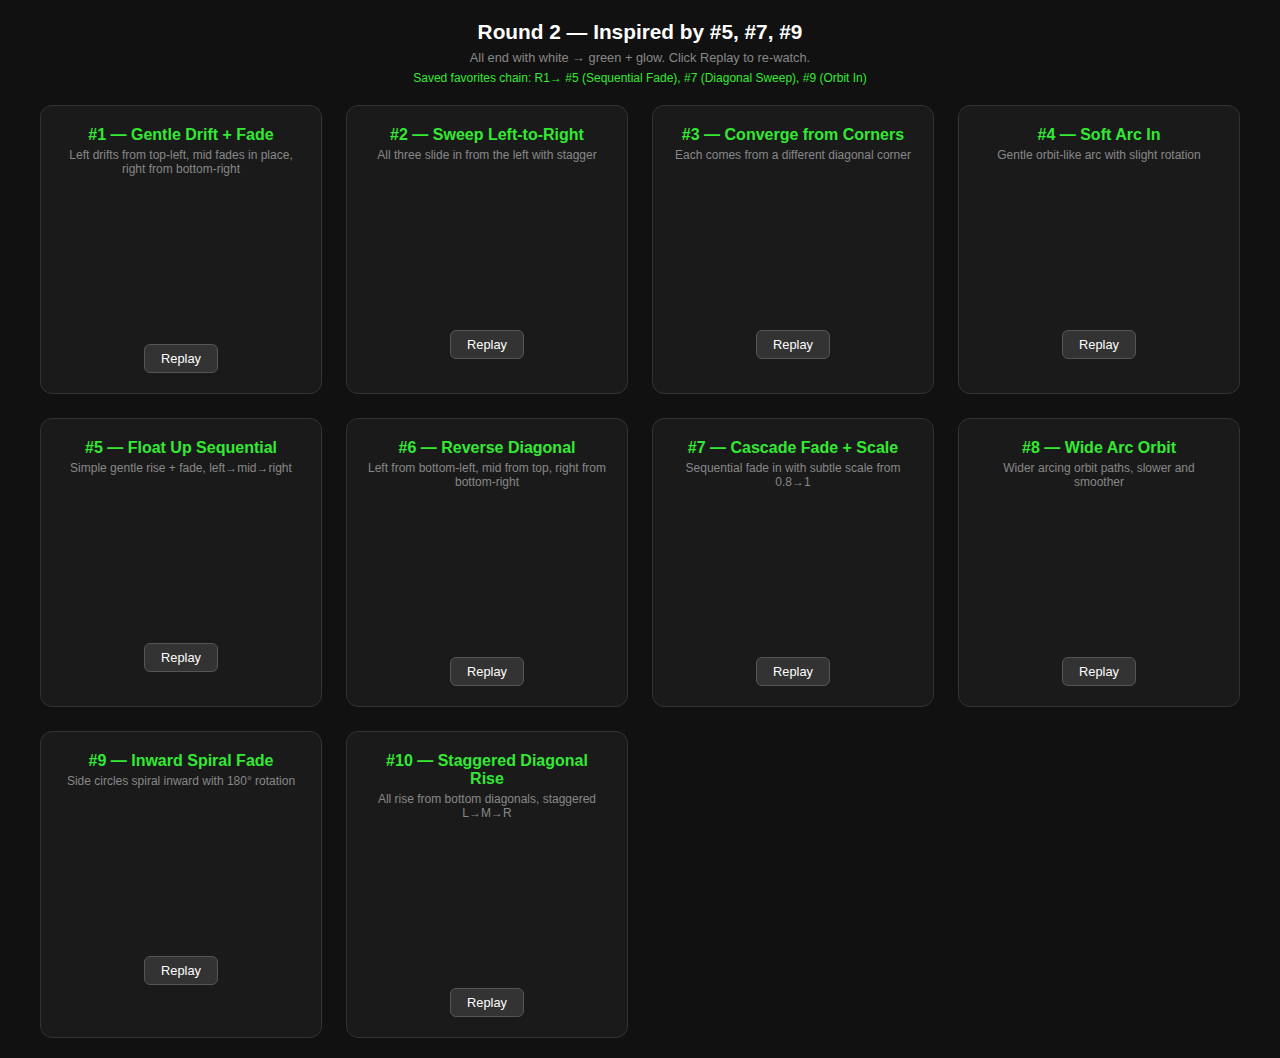
<file: animation-preview-r2.html>
<!doctype html>
<html lang="pt">
  <head>
    <meta charset="UTF-8" />
    <meta name="viewport" content="width=device-width, initial-scale=1.0" />
    <title>Logo Animation — Round 2 (based on #5, #7, #9)</title>
    <style>
      * {
        margin: 0;
        padding: 0;
        box-sizing: border-box;
      }
      body {
        background: #111;
        color: #fff;
        font-family: "Inter", sans-serif;
        padding: 20px;
      }
      h1 {
        text-align: center;
        margin-bottom: 6px;
        font-size: 1.3rem;
      }
      p.sub {
        text-align: center;
        color: #888;
        margin-bottom: 6px;
        font-size: 0.8rem;
      }
      p.saved {
        text-align: center;
        color: #33e933;
        margin-bottom: 20px;
        font-size: 0.75rem;
      }
      .grid {
        display: grid;
        grid-template-columns: repeat(auto-fill, minmax(280px, 1fr));
        gap: 24px;
        max-width: 1200px;
        margin: 0 auto;
      }
      .card {
        background: #1a1a1a;
        border-radius: 12px;
        padding: 20px;
        text-align: center;
        border: 1px solid #333;
      }
      .card h3 {
        margin-bottom: 4px;
        font-size: 1rem;
        color: #33e933;
      }
      .card .desc {
        font-size: 0.75rem;
        color: #888;
        margin-bottom: 16px;
      }
      .anim-container {
        width: 200px;
        height: 140px;
        margin: 0 auto 12px;
        position: relative;
      }
      .anim-container svg {
        width: 100%;
        height: 100%;
        overflow: visible;
        filter: none;
        transition: filter 0.6s ease;
      }
      .anim-container.converged svg {
        filter: drop-shadow(0 0 12px rgba(51, 233, 51, 0.3));
      }
      .anim-container .outer {
        fill: none;
        stroke: #ffffff;
        stroke-width: 7;
        stroke-linecap: round;
        transition: stroke 0.6s ease;
      }
      .anim-container .inner {
        fill: none;
        stroke: #ffffff;
        stroke-width: 7;
        stroke-linecap: round;
        opacity: 0;
        transition: stroke 0.6s ease;
      }
      .anim-container.converged .outer,
      .anim-container.converged .inner {
        stroke: #33e933;
      }
      .replay-btn {
        background: #333;
        border: 1px solid #555;
        color: #fff;
        padding: 6px 16px;
        border-radius: 6px;
        cursor: pointer;
        font-size: 0.8rem;
      }
      .replay-btn:hover {
        background: #444;
      }

      @keyframes fadeIn {
        0% {
          opacity: 0;
        }
        100% {
          opacity: 1;
        }
      }

      /* =============================================
       R2-1: Gentle Drift + Fade (hybrid 5+7)
       Left drifts from top-left, mid fades in place, right drifts from bottom-right
       ============================================= */
      .r2a1 .left {
        opacity: 0;
        animation: r2a1L 1.8s ease-out forwards;
      }
      .r2a1 .mid {
        opacity: 0;
        animation: fadeIn 1.2s ease-out 0.5s forwards;
      }
      .r2a1 .right {
        opacity: 0;
        animation: r2a1R 1.8s ease-out 0.3s forwards;
      }
      .r2a1 .inner {
        animation: fadeIn 0.8s ease-out 2.4s forwards;
      }
      @keyframes r2a1L {
        0% {
          transform: translate(-30px, -25px);
          opacity: 0;
        }
        12% {
          opacity: 1;
        }
        100% {
          transform: translate(0, 0);
          opacity: 1;
        }
      }
      @keyframes r2a1R {
        0% {
          transform: translate(30px, 25px);
          opacity: 0;
        }
        12% {
          opacity: 1;
        }
        100% {
          transform: translate(0, 0);
          opacity: 1;
        }
      }

      /* =============================================
       R2-2: Sweep Left-to-Right (sequential slide)
       All slide in from left with stagger
       ============================================= */
      .r2a2 .left {
        opacity: 0;
        animation: r2a2Slide 1.5s ease-out forwards;
      }
      .r2a2 .mid {
        opacity: 0;
        animation: r2a2Slide 1.5s ease-out 0.4s forwards;
      }
      .r2a2 .right {
        opacity: 0;
        animation: r2a2Slide 1.5s ease-out 0.8s forwards;
      }
      .r2a2 .inner {
        animation: fadeIn 0.8s ease-out 2.4s forwards;
      }
      @keyframes r2a2Slide {
        0% {
          transform: translateX(-80px);
          opacity: 0;
        }
        10% {
          opacity: 1;
        }
        100% {
          transform: translateX(0);
          opacity: 1;
        }
      }

      /* =============================================
       R2-3: Converge from Corners (all diagonal)
       ============================================= */
      .r2a3 .left {
        opacity: 0;
        animation: r2a3L 2s ease-out forwards;
      }
      .r2a3 .mid {
        opacity: 0;
        animation: r2a3M 2s ease-out 0.15s forwards;
      }
      .r2a3 .right {
        opacity: 0;
        animation: r2a3R 2s ease-out 0.3s forwards;
      }
      .r2a3 .inner {
        animation: fadeIn 0.8s ease-out 2.4s forwards;
      }
      @keyframes r2a3L {
        0% {
          transform: translate(-50px, -50px);
          opacity: 0;
        }
        10% {
          opacity: 1;
        }
        100% {
          transform: translate(0, 0);
          opacity: 1;
        }
      }
      @keyframes r2a3M {
        0% {
          transform: translate(0, 60px);
          opacity: 0;
        }
        10% {
          opacity: 1;
        }
        100% {
          transform: translate(0, 0);
          opacity: 1;
        }
      }
      @keyframes r2a3R {
        0% {
          transform: translate(50px, -50px);
          opacity: 0;
        }
        10% {
          opacity: 1;
        }
        100% {
          transform: translate(0, 0);
          opacity: 1;
        }
      }

      /* =============================================
       R2-4: Soft Arc In (orbit-like but gentler)
       ============================================= */
      .r2a4 .left {
        opacity: 0;
        animation: r2a4L 2.2s ease-out forwards;
      }
      .r2a4 .mid {
        opacity: 0;
        animation: r2a4M 2.2s ease-out 0.15s forwards;
      }
      .r2a4 .right {
        opacity: 0;
        animation: r2a4R 2.2s ease-out 0.3s forwards;
      }
      .r2a4 .inner {
        animation: fadeIn 0.8s ease-out 2.6s forwards;
      }
      @keyframes r2a4L {
        0% {
          transform: translate(-40px, -40px) rotate(-90deg);
          opacity: 0;
        }
        8% {
          opacity: 1;
        }
        100% {
          transform: translate(0, 0) rotate(0);
          opacity: 1;
        }
      }
      @keyframes r2a4M {
        0% {
          transform: translateY(-60px) scale(0.7);
          opacity: 0;
        }
        8% {
          opacity: 1;
        }
        100% {
          transform: translateY(0) scale(1);
          opacity: 1;
        }
      }
      @keyframes r2a4R {
        0% {
          transform: translate(40px, -40px) rotate(90deg);
          opacity: 0;
        }
        8% {
          opacity: 1;
        }
        100% {
          transform: translate(0, 0) rotate(0);
          opacity: 1;
        }
      }

      /* =============================================
       R2-5: Float Up Sequential (fade + gentle rise)
       ============================================= */
      .r2a5 .left {
        opacity: 0;
        animation: r2a5Float 1.4s ease-out forwards;
      }
      .r2a5 .mid {
        opacity: 0;
        animation: r2a5Float 1.4s ease-out 0.5s forwards;
      }
      .r2a5 .right {
        opacity: 0;
        animation: r2a5Float 1.4s ease-out 1s forwards;
      }
      .r2a5 .inner {
        animation: fadeIn 0.8s ease-out 2.6s forwards;
      }
      @keyframes r2a5Float {
        0% {
          transform: translateY(30px);
          opacity: 0;
        }
        100% {
          transform: translateY(0);
          opacity: 1;
        }
      }

      /* =============================================
       R2-6: Reverse Diagonal (mirrored #7)
       Left from bottom-left, mid from top, right from bottom-right
       ============================================= */
      .r2a6 .left {
        opacity: 0;
        animation: r2a6L 2s ease-out forwards;
      }
      .r2a6 .mid {
        opacity: 0;
        animation: r2a6M 2s ease-out 0.15s forwards;
      }
      .r2a6 .right {
        opacity: 0;
        animation: r2a6R 2s ease-out 0.3s forwards;
      }
      .r2a6 .inner {
        animation: fadeIn 0.8s ease-out 2.4s forwards;
      }
      @keyframes r2a6L {
        0% {
          transform: translate(-50px, 50px);
          opacity: 0;
        }
        10% {
          opacity: 1;
        }
        100% {
          transform: translate(0, 0);
          opacity: 1;
        }
      }
      @keyframes r2a6M {
        0% {
          transform: translateY(-60px);
          opacity: 0;
        }
        10% {
          opacity: 1;
        }
        100% {
          transform: translateY(0);
          opacity: 1;
        }
      }
      @keyframes r2a6R {
        0% {
          transform: translate(50px, 50px);
          opacity: 0;
        }
        10% {
          opacity: 1;
        }
        100% {
          transform: translate(0, 0);
          opacity: 1;
        }
      }

      /* =============================================
       R2-7: Cascade Fade with Scale (sequential + subtle scale)
       ============================================= */
      .r2a7 .left {
        opacity: 0;
        animation: r2a7Cascade 1.2s ease-out forwards;
      }
      .r2a7 .mid {
        opacity: 0;
        animation: r2a7Cascade 1.2s ease-out 0.5s forwards;
      }
      .r2a7 .right {
        opacity: 0;
        animation: r2a7Cascade 1.2s ease-out 1s forwards;
      }
      .r2a7 .inner {
        animation: fadeIn 0.8s ease-out 2.4s forwards;
      }
      @keyframes r2a7Cascade {
        0% {
          transform: scale(0.8);
          opacity: 0;
        }
        100% {
          transform: scale(1);
          opacity: 1;
        }
      }

      /* =============================================
       R2-8: Wide Arc Orbit (smoother orbit paths)
       ============================================= */
      .r2a8 .left {
        opacity: 0;
        animation: r2a8L 2.4s ease-out forwards;
      }
      .r2a8 .mid {
        opacity: 0;
        animation: r2a8M 2.4s ease-out 0.1s forwards;
      }
      .r2a8 .right {
        opacity: 0;
        animation: r2a8R 2.4s ease-out 0.2s forwards;
      }
      .r2a8 .inner {
        animation: fadeIn 0.8s ease-out 2.8s forwards;
      }
      @keyframes r2a8L {
        0% {
          transform: translate(50px, -70px) rotate(-120deg);
          opacity: 0;
        }
        6% {
          opacity: 1;
        }
        100% {
          transform: translate(0, 0) rotate(0);
          opacity: 1;
        }
      }
      @keyframes r2a8M {
        0% {
          transform: translate(0, 70px) rotate(60deg);
          opacity: 0;
        }
        6% {
          opacity: 1;
        }
        100% {
          transform: translate(0, 0) rotate(0);
          opacity: 1;
        }
      }
      @keyframes r2a8R {
        0% {
          transform: translate(-50px, -70px) rotate(120deg);
          opacity: 0;
        }
        6% {
          opacity: 1;
        }
        100% {
          transform: translate(0, 0) rotate(0);
          opacity: 1;
        }
      }

      /* =============================================
       R2-9: Inward Spiral Fade (orbit + fade hybrid)
       ============================================= */
      .r2a9 .left {
        opacity: 0;
        animation: r2a9L 2.2s ease-out forwards;
      }
      .r2a9 .mid {
        opacity: 0;
        animation: r2a9M 2.2s ease-out 0.2s forwards;
      }
      .r2a9 .right {
        opacity: 0;
        animation: r2a9R 2.2s ease-out 0.4s forwards;
      }
      .r2a9 .inner {
        animation: fadeIn 0.8s ease-out 2.8s forwards;
      }
      @keyframes r2a9L {
        0% {
          transform: translate(-60px, 0) rotate(-180deg) scale(0.6);
          opacity: 0;
        }
        8% {
          opacity: 1;
        }
        100% {
          transform: translate(0, 0) rotate(0) scale(1);
          opacity: 1;
        }
      }
      @keyframes r2a9M {
        0% {
          transform: scale(0.3);
          opacity: 0;
        }
        8% {
          opacity: 1;
        }
        100% {
          transform: scale(1);
          opacity: 1;
        }
      }
      @keyframes r2a9R {
        0% {
          transform: translate(60px, 0) rotate(180deg) scale(0.6);
          opacity: 0;
        }
        8% {
          opacity: 1;
        }
        100% {
          transform: translate(0, 0) rotate(0) scale(1);
          opacity: 1;
        }
      }

      /* =============================================
       R2-10: Staggered Diagonal Rise (sweep + float hybrid)
       ============================================= */
      .r2a10 .left {
        opacity: 0;
        animation: r2a10L 1.8s ease-out forwards;
      }
      .r2a10 .mid {
        opacity: 0;
        animation: r2a10M 1.8s ease-out 0.3s forwards;
      }
      .r2a10 .right {
        opacity: 0;
        animation: r2a10R 1.8s ease-out 0.6s forwards;
      }
      .r2a10 .inner {
        animation: fadeIn 0.8s ease-out 2.6s forwards;
      }
      @keyframes r2a10L {
        0% {
          transform: translate(-40px, 40px);
          opacity: 0;
        }
        10% {
          opacity: 1;
        }
        100% {
          transform: translate(0, 0);
          opacity: 1;
        }
      }
      @keyframes r2a10M {
        0% {
          transform: translateY(40px);
          opacity: 0;
        }
        10% {
          opacity: 1;
        }
        100% {
          transform: translateY(0);
          opacity: 1;
        }
      }
      @keyframes r2a10R {
        0% {
          transform: translate(40px, 40px);
          opacity: 0;
        }
        10% {
          opacity: 1;
        }
        100% {
          transform: translate(0, 0);
          opacity: 1;
        }
      }
    </style>
  </head>
  <body>
    <h1>Round 2 — Inspired by #5, #7, #9</h1>
    <p class="sub">
      All end with white → green + glow. Click Replay to re-watch.
    </p>
    <p class="saved">
      Saved favorites chain: R1→ #5 (Sequential Fade), #7 (Diagonal Sweep), #9
      (Orbit In)
    </p>

    <div class="grid" id="grid"></div>

    <script>
      const ANIMS = [
        {
          id: "r2a1",
          num: 1,
          name: "Gentle Drift + Fade",
          desc: "Left drifts from top-left, mid fades in place, right from bottom-right",
        },
        {
          id: "r2a2",
          num: 2,
          name: "Sweep Left-to-Right",
          desc: "All three slide in from the left with stagger",
        },
        {
          id: "r2a3",
          num: 3,
          name: "Converge from Corners",
          desc: "Each comes from a different diagonal corner",
        },
        {
          id: "r2a4",
          num: 4,
          name: "Soft Arc In",
          desc: "Gentle orbit-like arc with slight rotation",
        },
        {
          id: "r2a5",
          num: 5,
          name: "Float Up Sequential",
          desc: "Simple gentle rise + fade, left→mid→right",
        },
        {
          id: "r2a6",
          num: 6,
          name: "Reverse Diagonal",
          desc: "Left from bottom-left, mid from top, right from bottom-right",
        },
        {
          id: "r2a7",
          num: 7,
          name: "Cascade Fade + Scale",
          desc: "Sequential fade in with subtle scale from 0.8→1",
        },
        {
          id: "r2a8",
          num: 8,
          name: "Wide Arc Orbit",
          desc: "Wider arcing orbit paths, slower and smoother",
        },
        {
          id: "r2a9",
          num: 9,
          name: "Inward Spiral Fade",
          desc: "Side circles spiral inward with 180° rotation",
        },
        {
          id: "r2a10",
          num: 10,
          name: "Staggered Diagonal Rise",
          desc: "All rise from bottom diagonals, staggered L→M→R",
        },
      ];

      const grid = document.getElementById("grid");
      ANIMS.forEach((a) => {
        const card = document.createElement("div");
        card.className = "card";
        card.innerHTML = `
        <h3>#${a.num} — ${a.name}</h3>
        <p class="desc">${a.desc}</p>
        <div class="anim-container ${a.id}" id="container-${a.id}">
          <svg viewBox="0 0 300 200">
            <circle class="outer left"  cx="123.75" cy="100" r="70" />
            <circle class="outer mid"   cx="150"    cy="100" r="70" />
            <circle class="outer right" cx="176.25" cy="100" r="70" />
            <circle class="inner"       cx="150"    cy="100" r="43.75" />
          </svg>
        </div>
        <button class="replay-btn" data-anim="${a.id}">Replay</button>
      `;
        grid.appendChild(card);
        const delay = a.id === "r2a8" || a.id === "r2a9" ? 2800 : 2400;
        setTimeout(() => {
          const c = document.getElementById("container-" + a.id);
          if (c) c.classList.add("converged");
        }, delay);
      });

      document.addEventListener("click", (e) => {
        if (!e.target.classList.contains("replay-btn")) return;
        const animId = e.target.dataset.anim;
        const container = document.getElementById("container-" + animId);
        if (!container) return;
        container.classList.remove("converged", animId);
        void container.offsetWidth;
        container.classList.add(animId);
        const delay = animId === "r2a8" || animId === "r2a9" ? 2800 : 2400;
        setTimeout(() => container.classList.add("converged"), delay);
      });
    </script>
  </body>
</html>
</file>
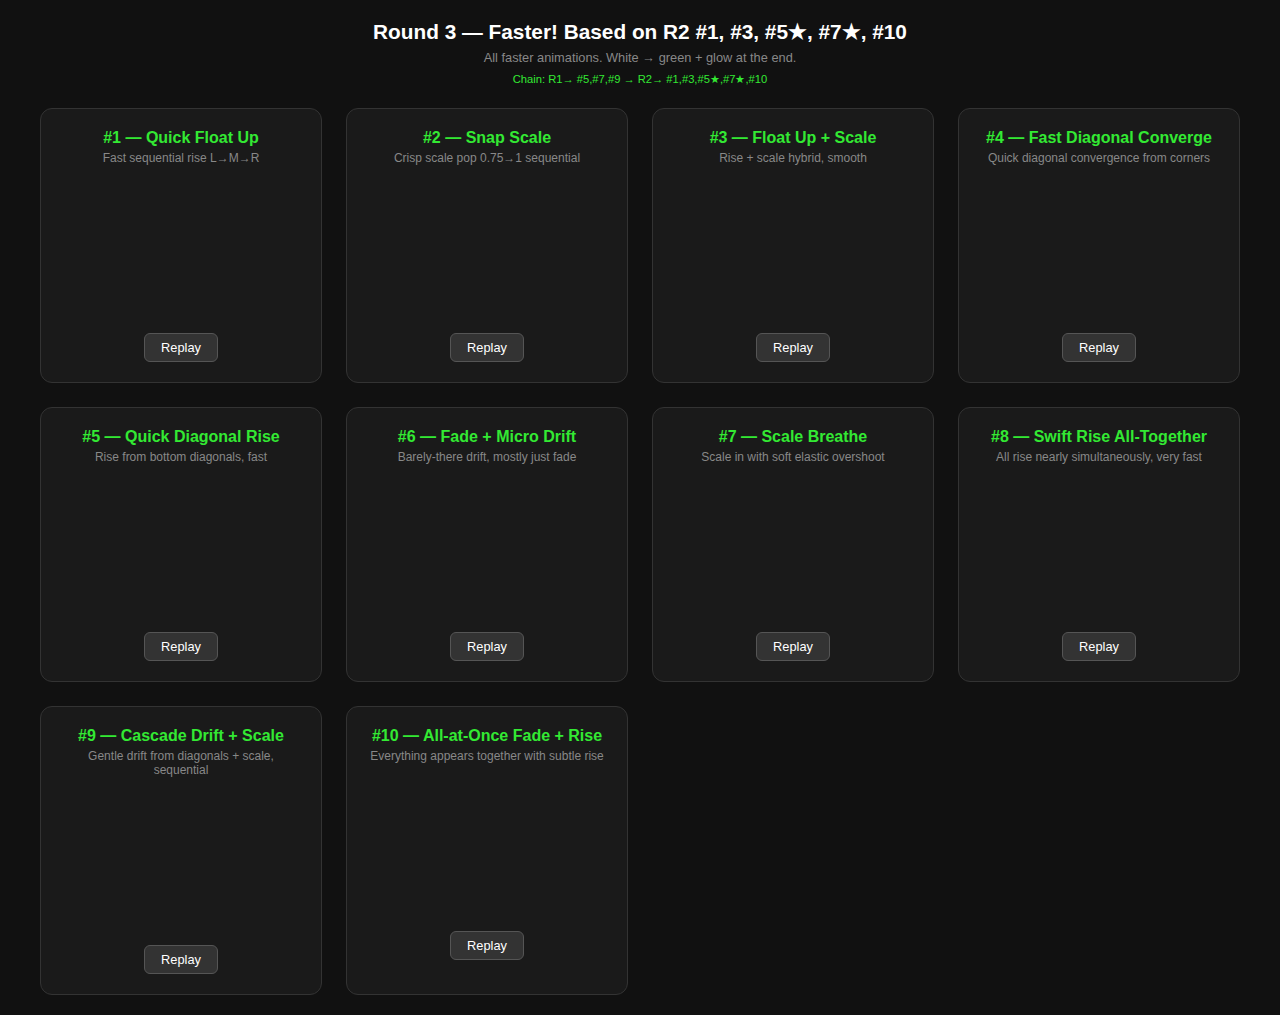
<file: animation-preview-r3.html>
<!doctype html>
<html lang="pt">
  <head>
    <meta charset="UTF-8" />
    <meta name="viewport" content="width=device-width, initial-scale=1.0" />
    <title>Logo Animation — Round 3 (based on R2 #1,3,5★,7★,10)</title>
    <style>
      * {
        margin: 0;
        padding: 0;
        box-sizing: border-box;
      }
      body {
        background: #111;
        color: #fff;
        font-family: "Inter", sans-serif;
        padding: 20px;
      }
      h1 {
        text-align: center;
        margin-bottom: 6px;
        font-size: 1.3rem;
      }
      p.sub {
        text-align: center;
        color: #888;
        margin-bottom: 6px;
        font-size: 0.8rem;
      }
      p.saved {
        text-align: center;
        color: #33e933;
        margin-bottom: 20px;
        font-size: 0.7rem;
        line-height: 1.5;
      }
      .grid {
        display: grid;
        grid-template-columns: repeat(auto-fill, minmax(280px, 1fr));
        gap: 24px;
        max-width: 1200px;
        margin: 0 auto;
      }
      .card {
        background: #1a1a1a;
        border-radius: 12px;
        padding: 20px;
        text-align: center;
        border: 1px solid #333;
      }
      .card h3 {
        margin-bottom: 4px;
        font-size: 1rem;
        color: #33e933;
      }
      .card .desc {
        font-size: 0.75rem;
        color: #888;
        margin-bottom: 16px;
      }
      .anim-container {
        width: 200px;
        height: 140px;
        margin: 0 auto 12px;
        position: relative;
      }
      .anim-container svg {
        width: 100%;
        height: 100%;
        overflow: visible;
        filter: none;
        transition: filter 0.5s ease;
      }
      .anim-container.converged svg {
        filter: drop-shadow(0 0 12px rgba(51, 233, 51, 0.3));
      }
      .anim-container .outer {
        fill: none;
        stroke: #ffffff;
        stroke-width: 1;
        stroke-linecap: butt;
        transition: stroke 0.5s ease;
      }
      .anim-container .inner {
        fill: none;
        stroke: #ffffff;
        stroke-width: 7;
        stroke-linecap: butt;
        opacity: 0;
        transition: stroke 0.5s ease;
      }
      .anim-container.converged .outer,
      .anim-container.converged .inner {
        stroke: #33e933;
      }
      .replay-btn {
        background: #333;
        border: 1px solid #555;
        color: #fff;
        padding: 6px 16px;
        border-radius: 6px;
        cursor: pointer;
        font-size: 0.8rem;
      }
      .replay-btn:hover {
        background: #444;
      }

      @keyframes fadeIn {
        0% {
          opacity: 0;
        }
        100% {
          opacity: 1;
        }
      }
      @keyframes thicken {
        0% {
          stroke-width: 1;
        }
        100% {
          stroke-width: 7;
        }
      }

      /* =============================================
       R3-1: Quick Float Up (faster #5)
       ============================================= */
      .r3a1 .left {
        opacity: 0;
        animation:
          r3a1F 0.8s ease-out forwards,
          thicken 0.8s ease-out forwards;
      }
      .r3a1 .mid {
        opacity: 0;
        animation:
          r3a1F 0.8s ease-out 0.2s forwards,
          thicken 0.8s ease-out 0.2s forwards;
      }
      .r3a1 .right {
        opacity: 0;
        animation:
          r3a1F 0.8s ease-out 0.4s forwards,
          thicken 0.8s ease-out 0.4s forwards;
      }
      .r3a1 .inner {
        animation: fadeIn 0.5s ease-out 1s forwards;
      }
      @keyframes r3a1F {
        0% {
          transform: translateY(25px);
          opacity: 0;
        }
        100% {
          transform: translateY(0);
          opacity: 1;
        }
      }

      /* =============================================
       R3-2: Snap Scale (faster #7 — crisp scale pop)
       ============================================= */
      .r3a2 .left {
        opacity: 0;
        animation:
          r3a2S 0.6s ease-out forwards,
          thicken 0.6s ease-out forwards;
      }
      .r3a2 .mid {
        opacity: 0;
        animation:
          r3a2S 0.6s ease-out 0.25s forwards,
          thicken 0.6s ease-out 0.25s forwards;
      }
      .r3a2 .right {
        opacity: 0;
        animation:
          r3a2S 0.6s ease-out 0.5s forwards,
          thicken 0.6s ease-out 0.5s forwards;
      }
      .r3a2 .inner {
        animation: fadeIn 0.5s ease-out 0.85s forwards;
      }
      @keyframes r3a2S {
        0% {
          transform: scale(0.75);
          opacity: 0;
        }
        100% {
          transform: scale(1);
          opacity: 1;
        }
      }

      /* =============================================
       R3-3: Float Up + Subtle Scale
       ============================================= */
      .r3a3 .left {
        opacity: 0;
        animation:
          r3a3FS 0.9s ease-out forwards,
          thicken 0.9s ease-out forwards;
      }
      .r3a3 .mid {
        opacity: 0;
        animation:
          r3a3FS 0.9s ease-out 0.25s forwards,
          thicken 0.9s ease-out 0.25s forwards;
      }
      .r3a3 .right {
        opacity: 0;
        animation:
          r3a3FS 0.9s ease-out 0.5s forwards,
          thicken 0.9s ease-out 0.5s forwards;
      }
      .r3a3 .inner {
        animation: fadeIn 0.5s ease-out 1.1s forwards;
      }
      @keyframes r3a3FS {
        0% {
          transform: translateY(20px) scale(0.85);
          opacity: 0;
        }
        100% {
          transform: translateY(0) scale(1);
          opacity: 1;
        }
      }

      /* =============================================
       R3-4: Diagonal Converge + Draw + Thicken + Random Rotation
       ============================================= */
      .r3a4 .left {
        opacity: 1;
        stroke-dasharray: 442;
        stroke-dashoffset: -442;
        stroke-width: 1;
        transform-origin: 123.75px 100px;
        animation:
          r3a4L 1.2s ease-out forwards,
          r3a4DrawL 1.2s ease-out forwards,
          thicken 1.2s ease-out forwards;
      }
      .r3a4 .mid {
        opacity: 1;
        stroke-dasharray: 442;
        stroke-dashoffset: 442;
        stroke-width: 1;
        transform-origin: 150px 100px;
        animation:
          r3a4M 1.2s ease-out 0.15s forwards,
          r3a4DrawM 1.2s ease-out 0.15s forwards,
          thicken 1.2s ease-out 0.15s forwards;
      }
      .r3a4 .right {
        opacity: 1;
        stroke-dasharray: 442;
        stroke-dashoffset: -442;
        stroke-width: 1;
        transform-origin: 176.25px 100px;
        animation:
          r3a4R 1.2s ease-out 0.3s forwards,
          r3a4DrawR 1.2s ease-out 0.3s forwards,
          thicken 1.2s ease-out 0.3s forwards;
      }
      .r3a4 .inner {
        animation: fadeIn 0.5s ease-out 1.3s forwards;
      }
      /* Left draws counter-clockwise */
      @keyframes r3a4DrawL {
        0% {
          stroke-dashoffset: -442;
        }
        100% {
          stroke-dashoffset: 0;
        }
      }
      /* Mid draws clockwise */
      @keyframes r3a4DrawM {
        0% {
          stroke-dashoffset: 442;
        }
        100% {
          stroke-dashoffset: 0;
        }
      }
      /* Right draws counter-clockwise (same as left but with offset start) */
      @keyframes r3a4DrawR {
        0% {
          stroke-dashoffset: -442;
        }
        100% {
          stroke-dashoffset: 0;
        }
      }

      /* Left: converge from top-left, rotate clockwise */
      @keyframes r3a4L {
        0% {
          transform: translate(-35px, -30px) rotate(-120deg);
        }
        100% {
          transform: translate(0, 0) rotate(0deg);
        }
      }
      /* Mid: converge from bottom, rotate counter-clockwise */
      @keyframes r3a4M {
        0% {
          transform: translateY(35px) rotate(90deg);
        }
        100% {
          transform: translateY(0) rotate(0deg);
        }
      }
      /* Right: converge from top-right, rotate clockwise */
      @keyframes r3a4R {
        0% {
          transform: translate(35px, -30px) rotate(150deg);
        }
        100% {
          transform: translate(0, 0) rotate(0deg);
        }
      }

      /* =============================================
       R3-5: Quick Drift Diagonal Rise
       ============================================= */
      .r3a5 .left {
        opacity: 0;
        animation:
          r3a5L 0.9s ease-out forwards,
          thicken 0.9s ease-out forwards;
      }
      .r3a5 .mid {
        opacity: 0;
        animation:
          r3a5M 0.9s ease-out 0.2s forwards,
          thicken 0.9s ease-out 0.2s forwards;
      }
      .r3a5 .right {
        opacity: 0;
        animation:
          r3a5R 0.9s ease-out 0.4s forwards,
          thicken 0.9s ease-out 0.4s forwards;
      }
      .r3a5 .inner {
        animation: fadeIn 0.5s ease-out 1.1s forwards;
      }
      @keyframes r3a5L {
        0% {
          transform: translate(-20px, 25px);
          opacity: 0;
        }
        100% {
          transform: translate(0, 0);
          opacity: 1;
        }
      }
      @keyframes r3a5M {
        0% {
          transform: translateY(25px);
          opacity: 0;
        }
        100% {
          transform: translateY(0);
          opacity: 1;
        }
      }
      @keyframes r3a5R {
        0% {
          transform: translate(20px, 25px);
          opacity: 0;
        }
        100% {
          transform: translate(0, 0);
          opacity: 1;
        }
      }

      /* =============================================
       R3-6: Fade + Micro Drift (very subtle movement)
       ============================================= */
      .r3a6 .left {
        opacity: 0;
        animation:
          r3a6L 1s ease-out forwards,
          thicken 1s ease-out forwards;
      }
      .r3a6 .mid {
        opacity: 0;
        animation:
          fadeIn 0.8s ease-out 0.3s forwards,
          thicken 0.8s ease-out 0.3s forwards;
      }
      .r3a6 .right {
        opacity: 0;
        animation:
          r3a6R 1s ease-out 0.6s forwards,
          thicken 1s ease-out 0.6s forwards;
      }
      .r3a6 .inner {
        animation: fadeIn 0.5s ease-out 1.2s forwards;
      }
      @keyframes r3a6L {
        0% {
          transform: translate(-12px, -8px);
          opacity: 0;
        }
        100% {
          transform: translate(0, 0);
          opacity: 1;
        }
      }
      @keyframes r3a6R {
        0% {
          transform: translate(12px, -8px);
          opacity: 0;
        }
        100% {
          transform: translate(0, 0);
          opacity: 1;
        }
      }

      /* =============================================
       R3-7: Scale Breathe (scale in with a soft overshoot)
       ============================================= */
      .r3a7 .left {
        opacity: 0;
        animation:
          r3a7B 0.8s cubic-bezier(0.34, 1.3, 0.64, 1) forwards,
          thicken 0.8s ease-out forwards;
      }
      .r3a7 .mid {
        opacity: 0;
        animation:
          r3a7B 0.8s cubic-bezier(0.34, 1.3, 0.64, 1) 0.25s forwards,
          thicken 0.8s ease-out 0.25s forwards;
      }
      .r3a7 .right {
        opacity: 0;
        animation:
          r3a7B 0.8s cubic-bezier(0.34, 1.3, 0.64, 1) 0.5s forwards,
          thicken 0.8s ease-out 0.5s forwards;
      }
      .r3a7 .inner {
        animation: fadeIn 0.5s ease-out 1s forwards;
      }
      @keyframes r3a7B {
        0% {
          transform: scale(0.7);
          opacity: 0;
        }
        100% {
          transform: scale(1);
          opacity: 1;
        }
      }

      /* =============================================
       R3-8: Swift Rise All-Together
       All rise simultaneously, slight stagger
       ============================================= */
      .r3a8 .left {
        opacity: 0;
        animation:
          r3a8Rise 0.7s ease-out forwards,
          thicken 0.7s ease-out forwards;
      }
      .r3a8 .mid {
        opacity: 0;
        animation:
          r3a8Rise 0.7s ease-out 0.08s forwards,
          thicken 0.7s ease-out 0.08s forwards;
      }
      .r3a8 .right {
        opacity: 0;
        animation:
          r3a8Rise 0.7s ease-out 0.16s forwards,
          thicken 0.7s ease-out 0.16s forwards;
      }
      .r3a8 .inner {
        animation: fadeIn 0.5s ease-out 0.6s forwards;
      }
      @keyframes r3a8Rise {
        0% {
          transform: translateY(30px);
          opacity: 0;
        }
        100% {
          transform: translateY(0);
          opacity: 1;
        }
      }

      /* =============================================
       R3-9: Fast Cascade Drift + Scale (hybrid 1+7)
       ============================================= */
      .r3a9 .left {
        opacity: 0;
        animation:
          r3a9L 0.8s ease-out forwards,
          thicken 0.8s ease-out forwards;
      }
      .r3a9 .mid {
        opacity: 0;
        animation:
          r3a9M 0.8s ease-out 0.3s forwards,
          thicken 0.8s ease-out 0.3s forwards;
      }
      .r3a9 .right {
        opacity: 0;
        animation:
          r3a9R 0.8s ease-out 0.6s forwards,
          thicken 0.8s ease-out 0.6s forwards;
      }
      .r3a9 .inner {
        animation: fadeIn 0.5s ease-out 1.1s forwards;
      }
      @keyframes r3a9L {
        0% {
          transform: translate(-15px, 15px) scale(0.85);
          opacity: 0;
        }
        100% {
          transform: translate(0, 0) scale(1);
          opacity: 1;
        }
      }
      @keyframes r3a9M {
        0% {
          transform: scale(0.85);
          opacity: 0;
        }
        100% {
          transform: scale(1);
          opacity: 1;
        }
      }
      @keyframes r3a9R {
        0% {
          transform: translate(15px, 15px) scale(0.85);
          opacity: 0;
        }
        100% {
          transform: translate(0, 0) scale(1);
          opacity: 1;
        }
      }

      /* =============================================
       R3-10: Simultaneous Fade + Rise (all at once, very subtle)
       ============================================= */
      .r3a10 .left {
        opacity: 0;
        animation:
          r3a10A 1s ease-out forwards,
          thicken 1s ease-out forwards;
      }
      .r3a10 .mid {
        opacity: 0;
        animation:
          r3a10A 1s ease-out forwards,
          thicken 1s ease-out forwards;
      }
      .r3a10 .right {
        opacity: 0;
        animation:
          r3a10A 1s ease-out forwards,
          thicken 1s ease-out forwards;
      }
      .r3a10 .inner {
        animation: fadeIn 0.5s ease-out 0.8s forwards;
      }
      @keyframes r3a10A {
        0% {
          transform: translateY(15px) scale(0.9);
          opacity: 0;
        }
        100% {
          transform: translateY(0) scale(1);
          opacity: 1;
        }
      }
    </style>
  </head>
  <body>
    <h1>Round 3 — Faster! Based on R2 #1, #3, #5★, #7★, #10</h1>
    <p class="sub">All faster animations. White → green + glow at the end.</p>
    <p class="saved">Chain: R1→ #5,#7,#9 → R2→ #1,#3,#5★,#7★,#10</p>

    <div class="grid" id="grid"></div>

    <script>
      const ANIMS = [
        {
          id: "r3a1",
          num: 1,
          name: "Quick Float Up",
          desc: "Fast sequential rise L→M→R",
        },
        {
          id: "r3a2",
          num: 2,
          name: "Snap Scale",
          desc: "Crisp scale pop 0.75→1 sequential",
        },
        {
          id: "r3a3",
          num: 3,
          name: "Float Up + Scale",
          desc: "Rise + scale hybrid, smooth",
        },
        {
          id: "r3a4",
          num: 4,
          name: "Fast Diagonal Converge",
          desc: "Quick diagonal convergence from corners",
        },
        {
          id: "r3a5",
          num: 5,
          name: "Quick Diagonal Rise",
          desc: "Rise from bottom diagonals, fast",
        },
        {
          id: "r3a6",
          num: 6,
          name: "Fade + Micro Drift",
          desc: "Barely-there drift, mostly just fade",
        },
        {
          id: "r3a7",
          num: 7,
          name: "Scale Breathe",
          desc: "Scale in with soft elastic overshoot",
        },
        {
          id: "r3a8",
          num: 8,
          name: "Swift Rise All-Together",
          desc: "All rise nearly simultaneously, very fast",
        },
        {
          id: "r3a9",
          num: 9,
          name: "Cascade Drift + Scale",
          desc: "Gentle drift from diagonals + scale, sequential",
        },
        {
          id: "r3a10",
          num: 10,
          name: "All-at-Once Fade + Rise",
          desc: "Everything appears together with subtle rise",
        },
      ];

      const grid = document.getElementById("grid");
      const CONVERGE_DELAYS = {
        r3a1: 1000,
        r3a2: 850,
        r3a3: 1100,
        r3a4: 1300,
        r3a5: 1100,
        r3a6: 1200,
        r3a7: 1000,
        r3a8: 600,
        r3a9: 1100,
        r3a10: 800,
      };

      ANIMS.forEach((a) => {
        const card = document.createElement("div");
        card.className = "card";
        card.innerHTML = `
        <h3>#${a.num} — ${a.name}</h3>
        <p class="desc">${a.desc}</p>
        <div class="anim-container ${a.id}" id="container-${a.id}">
          <svg viewBox="0 0 300 200">
            <circle class="outer left"  cx="123.75" cy="100" r="70" />
            <circle class="outer mid"   cx="150"    cy="100" r="70" />
            <circle class="outer right" cx="176.25" cy="100" r="70" />
            <circle class="inner"       cx="150"    cy="100" r="43.75" />
          </svg>
        </div>
        <button class="replay-btn" data-anim="${a.id}">Replay</button>
      `;
        grid.appendChild(card);
        setTimeout(() => {
          const c = document.getElementById("container-" + a.id);
          if (c) c.classList.add("converged");
        }, CONVERGE_DELAYS[a.id]);
      });

      document.addEventListener("click", (e) => {
        if (!e.target.classList.contains("replay-btn")) return;
        const animId = e.target.dataset.anim;
        const container = document.getElementById("container-" + animId);
        if (!container) return;
        container.classList.remove("converged", animId);
        void container.offsetWidth;
        container.classList.add(animId);
        setTimeout(
          () => container.classList.add("converged"),
          CONVERGE_DELAYS[animId],
        );
      });
    </script>
  </body>
</html>
</file>
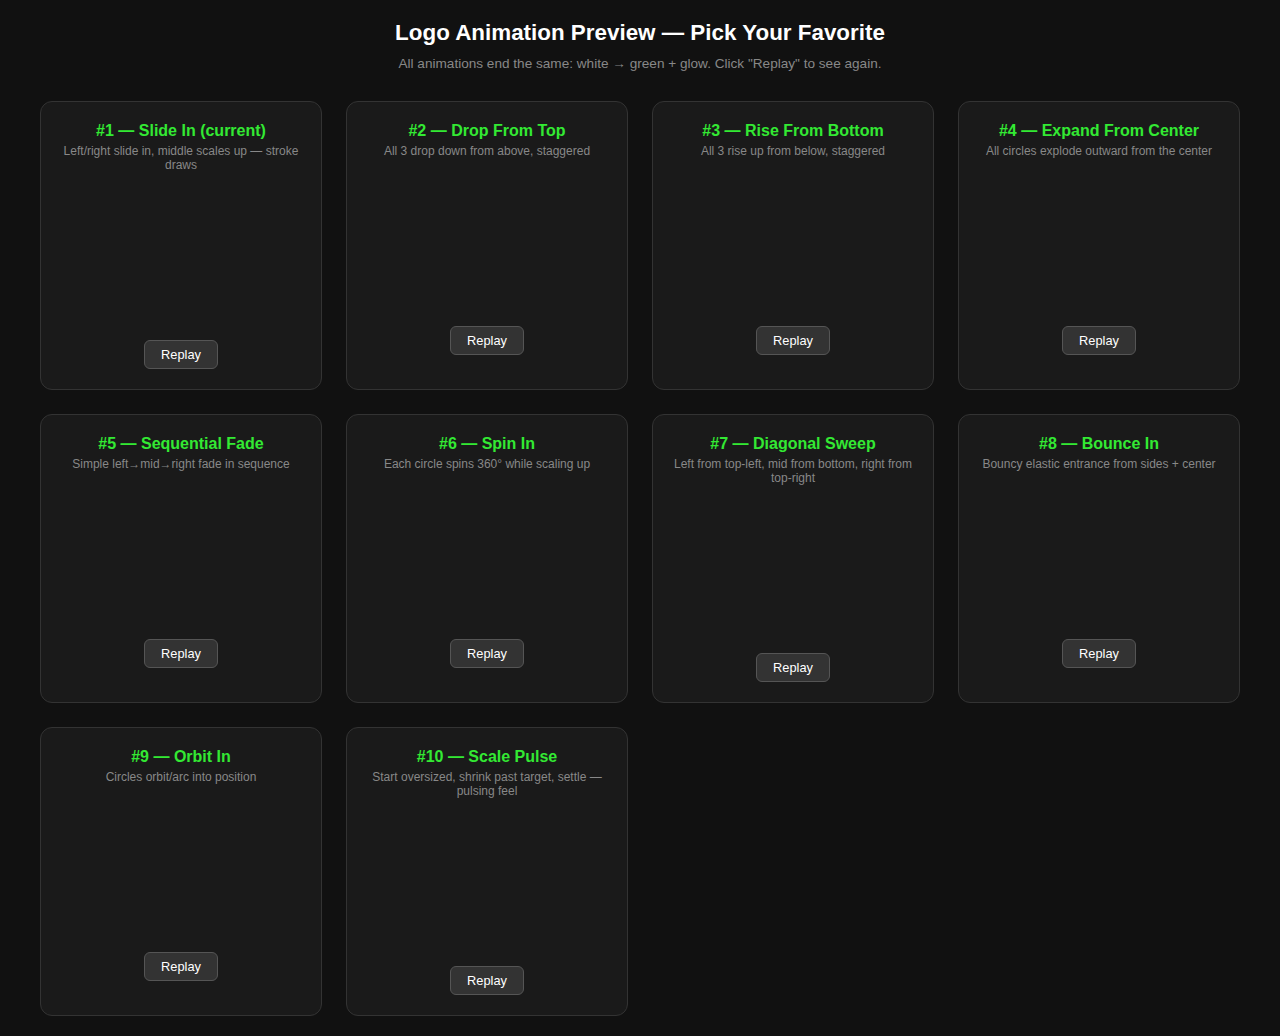
<file: animation-preview.html>
<!doctype html>
<html lang="pt">
  <head>
    <meta charset="UTF-8" />
    <meta name="viewport" content="width=device-width, initial-scale=1.0" />
    <title>Logo Animation Preview — Pick Your Favorite</title>
    <style>
      * {
        margin: 0;
        padding: 0;
        box-sizing: border-box;
      }
      body {
        background: #111;
        color: #fff;
        font-family: "Inter", sans-serif;
        padding: 20px;
      }
      h1 {
        text-align: center;
        margin-bottom: 10px;
        font-size: 1.4rem;
      }
      p.sub {
        text-align: center;
        color: #888;
        margin-bottom: 30px;
        font-size: 0.85rem;
      }
      .grid {
        display: grid;
        grid-template-columns: repeat(auto-fill, minmax(280px, 1fr));
        gap: 24px;
        max-width: 1200px;
        margin: 0 auto;
      }
      .card {
        background: #1a1a1a;
        border-radius: 12px;
        padding: 20px;
        text-align: center;
        border: 1px solid #333;
      }
      .card h3 {
        margin-bottom: 4px;
        font-size: 1rem;
        color: #33e933;
      }
      .card .desc {
        font-size: 0.75rem;
        color: #888;
        margin-bottom: 16px;
      }
      .anim-container {
        width: 200px;
        height: 140px;
        margin: 0 auto 12px;
        position: relative;
      }
      .anim-container svg {
        width: 100%;
        height: 100%;
        overflow: visible;
        filter: none;
        transition: filter 0.6s ease;
      }
      .anim-container.converged svg {
        filter: drop-shadow(0 0 12px rgba(51, 233, 51, 0.3));
      }
      .anim-container .outer {
        fill: none;
        stroke: #ffffff;
        stroke-width: 7;
        stroke-linecap: round;
        transition: stroke 0.6s ease;
      }
      .anim-container .inner {
        fill: none;
        stroke: #ffffff;
        stroke-width: 7;
        stroke-linecap: round;
        opacity: 0;
        transition: stroke 0.6s ease;
      }
      .anim-container.converged .outer,
      .anim-container.converged .inner {
        stroke: #33e933;
      }

      .replay-btn {
        background: #333;
        border: 1px solid #555;
        color: #fff;
        padding: 6px 16px;
        border-radius: 6px;
        cursor: pointer;
        font-size: 0.8rem;
      }
      .replay-btn:hover {
        background: #444;
      }

      /* ===== SHARED KEYFRAMES ===== */
      @keyframes fadeIn {
        0% {
          opacity: 0;
        }
        100% {
          opacity: 1;
        }
      }
      @keyframes drawStroke442 {
        0% {
          stroke-dashoffset: 442;
        }
        100% {
          stroke-dashoffset: 0;
        }
      }
      @keyframes drawStroke277 {
        0% {
          stroke-dashoffset: 277;
        }
        100% {
          stroke-dashoffset: 0;
        }
      }

      /* =============================================
       ANIMATION 1: Slide In (current)
       ============================================= */
      .a1 .left {
        opacity: 0;
        stroke-dasharray: 442;
        stroke-dashoffset: 442;
        animation:
          a1Left 2s ease-out forwards,
          drawStroke442 2s ease-out forwards;
      }
      .a1 .mid {
        opacity: 0;
        stroke-dasharray: 442;
        stroke-dashoffset: 442;
        animation:
          a1Mid 2s ease-out forwards,
          drawStroke442 2s ease-out 0.15s forwards;
        animation-delay: 0.15s, 0.15s;
      }
      .a1 .right {
        opacity: 0;
        stroke-dasharray: 442;
        stroke-dashoffset: 442;
        animation:
          a1Right 2s ease-out forwards,
          drawStroke442 2s ease-out forwards;
        animation-delay: 0.3s, 0.3s;
      }
      .a1 .inner {
        animation: fadeIn 0.8s ease-out 2.4s forwards;
      }
      @keyframes a1Left {
        0% {
          transform: translate(-80px, 0);
          opacity: 0;
        }
        10% {
          opacity: 1;
        }
        100% {
          transform: translate(0, 0);
          opacity: 1;
        }
      }
      @keyframes a1Mid {
        0% {
          transform: scale(0.6);
          opacity: 0;
        }
        10% {
          opacity: 1;
        }
        100% {
          transform: scale(1);
          opacity: 1;
        }
      }
      @keyframes a1Right {
        0% {
          transform: translate(80px, 0);
          opacity: 0;
        }
        10% {
          opacity: 1;
        }
        100% {
          transform: translate(0, 0);
          opacity: 1;
        }
      }

      /* =============================================
       ANIMATION 2: All Drop From Top
       ============================================= */
      .a2 .left {
        opacity: 0;
        stroke-dasharray: 442;
        stroke-dashoffset: 442;
        animation:
          a2Drop 1.8s ease-out forwards,
          drawStroke442 1.8s ease-out forwards;
      }
      .a2 .mid {
        opacity: 0;
        stroke-dasharray: 442;
        stroke-dashoffset: 442;
        animation:
          a2Drop 1.8s ease-out 0.2s forwards,
          drawStroke442 1.8s ease-out 0.2s forwards;
      }
      .a2 .right {
        opacity: 0;
        stroke-dasharray: 442;
        stroke-dashoffset: 442;
        animation:
          a2Drop 1.8s ease-out 0.4s forwards,
          drawStroke442 1.8s ease-out 0.4s forwards;
      }
      .a2 .inner {
        animation: fadeIn 0.8s ease-out 2.4s forwards;
      }
      @keyframes a2Drop {
        0% {
          transform: translateY(-120px);
          opacity: 0;
        }
        8% {
          opacity: 1;
        }
        100% {
          transform: translateY(0);
          opacity: 1;
        }
      }

      /* =============================================
       ANIMATION 3: Rise From Bottom
       ============================================= */
      .a3 .left {
        opacity: 0;
        stroke-dasharray: 442;
        stroke-dashoffset: 442;
        animation:
          a3Rise 1.8s ease-out forwards,
          drawStroke442 1.8s ease-out forwards;
      }
      .a3 .mid {
        opacity: 0;
        stroke-dasharray: 442;
        stroke-dashoffset: 442;
        animation:
          a3Rise 1.8s ease-out 0.2s forwards,
          drawStroke442 1.8s ease-out 0.2s forwards;
      }
      .a3 .right {
        opacity: 0;
        stroke-dasharray: 442;
        stroke-dashoffset: 442;
        animation:
          a3Rise 1.8s ease-out 0.4s forwards,
          drawStroke442 1.8s ease-out 0.4s forwards;
      }
      .a3 .inner {
        animation: fadeIn 0.8s ease-out 2.4s forwards;
      }
      @keyframes a3Rise {
        0% {
          transform: translateY(120px);
          opacity: 0;
        }
        8% {
          opacity: 1;
        }
        100% {
          transform: translateY(0);
          opacity: 1;
        }
      }

      /* =============================================
       ANIMATION 4: Expand From Center
       ============================================= */
      .a4 .left {
        opacity: 0;
        stroke-dasharray: 442;
        stroke-dashoffset: 442;
        animation:
          a4ExpandL 2s ease-out forwards,
          drawStroke442 2s ease-out forwards;
      }
      .a4 .mid {
        opacity: 0;
        stroke-dasharray: 442;
        stroke-dashoffset: 442;
        animation:
          a4ExpandM 2s ease-out 0.1s forwards,
          drawStroke442 2s ease-out 0.1s forwards;
      }
      .a4 .right {
        opacity: 0;
        stroke-dasharray: 442;
        stroke-dashoffset: 442;
        animation:
          a4ExpandR 2s ease-out 0.2s forwards,
          drawStroke442 2s ease-out 0.2s forwards;
      }
      .a4 .inner {
        animation: fadeIn 0.8s ease-out 2.4s forwards;
      }
      @keyframes a4ExpandL {
        0% {
          transform: translate(26.25px, 0) scale(0.3);
          opacity: 0;
        }
        10% {
          opacity: 1;
        }
        100% {
          transform: translate(0, 0) scale(1);
          opacity: 1;
        }
      }
      @keyframes a4ExpandM {
        0% {
          transform: scale(0.3);
          opacity: 0;
        }
        10% {
          opacity: 1;
        }
        100% {
          transform: scale(1);
          opacity: 1;
        }
      }
      @keyframes a4ExpandR {
        0% {
          transform: translate(-26.25px, 0) scale(0.3);
          opacity: 0;
        }
        10% {
          opacity: 1;
        }
        100% {
          transform: translate(0, 0) scale(1);
          opacity: 1;
        }
      }

      /* =============================================
       ANIMATION 5: Sequential Fade
       ============================================= */
      .a5 .left {
        opacity: 0;
        animation: fadeIn 1s ease-out forwards;
      }
      .a5 .mid {
        opacity: 0;
        animation: fadeIn 1s ease-out 0.6s forwards;
      }
      .a5 .right {
        opacity: 0;
        animation: fadeIn 1s ease-out 1.2s forwards;
      }
      .a5 .inner {
        animation: fadeIn 0.8s ease-out 2.4s forwards;
      }

      /* =============================================
       ANIMATION 6: Spin In
       ============================================= */
      .a6 .left {
        opacity: 0;
        stroke-dasharray: 442;
        stroke-dashoffset: 442;
        animation:
          a6Spin 2s ease-out forwards,
          drawStroke442 2s ease-out forwards;
      }
      .a6 .mid {
        opacity: 0;
        stroke-dasharray: 442;
        stroke-dashoffset: 442;
        animation:
          a6Spin 2s ease-out 0.2s forwards,
          drawStroke442 2s ease-out 0.2s forwards;
      }
      .a6 .right {
        opacity: 0;
        stroke-dasharray: 442;
        stroke-dashoffset: 442;
        animation:
          a6Spin 2s ease-out 0.4s forwards,
          drawStroke442 2s ease-out 0.4s forwards;
      }
      .a6 .inner {
        animation: fadeIn 0.8s ease-out 2.4s forwards;
      }
      @keyframes a6Spin {
        0% {
          transform: rotate(-360deg) scale(0.4);
          opacity: 0;
        }
        10% {
          opacity: 1;
        }
        100% {
          transform: rotate(0) scale(1);
          opacity: 1;
        }
      }

      /* =============================================
       ANIMATION 7: Diagonal Sweep
       ============================================= */
      .a7 .left {
        opacity: 0;
        stroke-dasharray: 442;
        stroke-dashoffset: 442;
        animation:
          a7DiagL 2s ease-out forwards,
          drawStroke442 2s ease-out forwards;
      }
      .a7 .mid {
        opacity: 0;
        stroke-dasharray: 442;
        stroke-dashoffset: 442;
        animation:
          a7DiagM 2s ease-out 0.15s forwards,
          drawStroke442 2s ease-out 0.15s forwards;
      }
      .a7 .right {
        opacity: 0;
        stroke-dasharray: 442;
        stroke-dashoffset: 442;
        animation:
          a7DiagR 2s ease-out 0.3s forwards,
          drawStroke442 2s ease-out 0.3s forwards;
      }
      .a7 .inner {
        animation: fadeIn 0.8s ease-out 2.4s forwards;
      }
      @keyframes a7DiagL {
        0% {
          transform: translate(-60px, -60px);
          opacity: 0;
        }
        10% {
          opacity: 1;
        }
        100% {
          transform: translate(0, 0);
          opacity: 1;
        }
      }
      @keyframes a7DiagM {
        0% {
          transform: translateY(60px);
          opacity: 0;
        }
        10% {
          opacity: 1;
        }
        100% {
          transform: translateY(0);
          opacity: 1;
        }
      }
      @keyframes a7DiagR {
        0% {
          transform: translate(60px, -60px);
          opacity: 0;
        }
        10% {
          opacity: 1;
        }
        100% {
          transform: translate(0, 0);
          opacity: 1;
        }
      }

      /* =============================================
       ANIMATION 8: Bounce In
       ============================================= */
      .a8 .left {
        opacity: 0;
        animation: a8BounceL 2s cubic-bezier(0.34, 1.56, 0.64, 1) forwards;
      }
      .a8 .mid {
        opacity: 0;
        animation: a8BounceM 2s cubic-bezier(0.34, 1.56, 0.64, 1) 0.2s forwards;
      }
      .a8 .right {
        opacity: 0;
        animation: a8BounceR 2s cubic-bezier(0.34, 1.56, 0.64, 1) 0.4s forwards;
      }
      .a8 .inner {
        animation: fadeIn 0.8s ease-out 2.4s forwards;
      }
      @keyframes a8BounceL {
        0% {
          transform: translate(-100px, 0) scale(0.5);
          opacity: 0;
        }
        10% {
          opacity: 1;
        }
        100% {
          transform: translate(0, 0) scale(1);
          opacity: 1;
        }
      }
      @keyframes a8BounceM {
        0% {
          transform: scale(0);
          opacity: 0;
        }
        10% {
          opacity: 1;
        }
        100% {
          transform: scale(1);
          opacity: 1;
        }
      }
      @keyframes a8BounceR {
        0% {
          transform: translate(100px, 0) scale(0.5);
          opacity: 0;
        }
        10% {
          opacity: 1;
        }
        100% {
          transform: translate(0, 0) scale(1);
          opacity: 1;
        }
      }

      /* =============================================
       ANIMATION 9: Orbit In
       ============================================= */
      .a9 .left {
        opacity: 0;
        animation: a9OrbitL 2.2s ease-out forwards;
      }
      .a9 .mid {
        opacity: 0;
        animation: a9OrbitM 2.2s ease-out 0.1s forwards;
      }
      .a9 .right {
        opacity: 0;
        animation: a9OrbitR 2.2s ease-out 0.2s forwards;
      }
      .a9 .inner {
        animation: fadeIn 0.8s ease-out 2.6s forwards;
      }
      @keyframes a9OrbitL {
        0% {
          transform: translate(26.25px, 0) rotate(-180deg) translate(80px, 0);
          opacity: 0;
        }
        8% {
          opacity: 1;
        }
        100% {
          transform: translate(0, 0) rotate(0);
          opacity: 1;
        }
      }
      @keyframes a9OrbitM {
        0% {
          transform: translateY(-80px) scale(0.5);
          opacity: 0;
        }
        8% {
          opacity: 1;
        }
        100% {
          transform: translateY(0) scale(1);
          opacity: 1;
        }
      }
      @keyframes a9OrbitR {
        0% {
          transform: translate(-26.25px, 0) rotate(180deg) translate(-80px, 0);
          opacity: 0;
        }
        8% {
          opacity: 1;
        }
        100% {
          transform: translate(0, 0) rotate(0);
          opacity: 1;
        }
      }

      /* =============================================
       ANIMATION 10: Scale Pulse
       ============================================= */
      .a10 .left {
        opacity: 0;
        animation: a10Pulse 2s ease-out forwards;
      }
      .a10 .mid {
        opacity: 0;
        animation: a10Pulse 2s ease-out 0.15s forwards;
      }
      .a10 .right {
        opacity: 0;
        animation: a10Pulse 2s ease-out 0.3s forwards;
      }
      .a10 .inner {
        animation: fadeIn 0.8s ease-out 2.4s forwards;
      }
      @keyframes a10Pulse {
        0% {
          transform: scale(2);
          opacity: 0;
        }
        15% {
          transform: scale(0.85);
          opacity: 1;
        }
        30% {
          transform: scale(1.05);
        }
        100% {
          transform: scale(1);
          opacity: 1;
        }
      }
    </style>
  </head>
  <body>
    <h1>Logo Animation Preview — Pick Your Favorite</h1>
    <p class="sub">
      All animations end the same: white → green + glow. Click "Replay" to see
      again.
    </p>

    <div class="grid" id="grid"></div>

    <script>
      const ANIMS = [
        {
          id: "a1",
          num: 1,
          name: "Slide In (current)",
          desc: "Left/right slide in, middle scales up — stroke draws",
        },
        {
          id: "a2",
          num: 2,
          name: "Drop From Top",
          desc: "All 3 drop down from above, staggered",
        },
        {
          id: "a3",
          num: 3,
          name: "Rise From Bottom",
          desc: "All 3 rise up from below, staggered",
        },
        {
          id: "a4",
          num: 4,
          name: "Expand From Center",
          desc: "All circles explode outward from the center",
        },
        {
          id: "a5",
          num: 5,
          name: "Sequential Fade",
          desc: "Simple left→mid→right fade in sequence",
        },
        {
          id: "a6",
          num: 6,
          name: "Spin In",
          desc: "Each circle spins 360° while scaling up",
        },
        {
          id: "a7",
          num: 7,
          name: "Diagonal Sweep",
          desc: "Left from top-left, mid from bottom, right from top-right",
        },
        {
          id: "a8",
          num: 8,
          name: "Bounce In",
          desc: "Bouncy elastic entrance from sides + center",
        },
        {
          id: "a9",
          num: 9,
          name: "Orbit In",
          desc: "Circles orbit/arc into position",
        },
        {
          id: "a10",
          num: 10,
          name: "Scale Pulse",
          desc: "Start oversized, shrink past target, settle — pulsing feel",
        },
      ];

      const grid = document.getElementById("grid");

      function createCard(anim) {
        const card = document.createElement("div");
        card.className = "card";
        card.innerHTML = `
        <h3>#${anim.num} — ${anim.name}</h3>
        <p class="desc">${anim.desc}</p>
        <div class="anim-container ${anim.id}" id="container-${anim.id}">
          <svg viewBox="0 0 300 200">
            <circle class="outer left"  cx="123.75" cy="100" r="70" />
            <circle class="outer mid"   cx="150"    cy="100" r="70" />
            <circle class="outer right" cx="176.25" cy="100" r="70" />
            <circle class="inner"       cx="150"    cy="100" r="43.75" />
          </svg>
        </div>
        <button class="replay-btn" data-anim="${anim.id}">Replay</button>
      `;
        return card;
      }

      ANIMS.forEach((a) => {
        grid.appendChild(createCard(a));
        // Trigger converged after delay
        setTimeout(
          () => {
            const c = document.getElementById("container-" + a.id);
            if (c) c.classList.add("converged");
          },
          a.id === "a9" ? 2600 : 2400,
        );
      });

      // Replay handler
      document.addEventListener("click", (e) => {
        if (!e.target.classList.contains("replay-btn")) return;
        const animId = e.target.dataset.anim;
        const container = document.getElementById("container-" + animId);
        if (!container) return;

        // Remove and re-add the animation class to restart
        container.classList.remove("converged");
        container.classList.remove(animId);
        // Force reflow
        void container.offsetWidth;
        container.classList.add(animId);

        // Re-trigger converged
        const delay = animId === "a9" ? 2600 : 2400;
        setTimeout(() => container.classList.add("converged"), delay);
      });
    </script>
  </body>
</html>
</file>
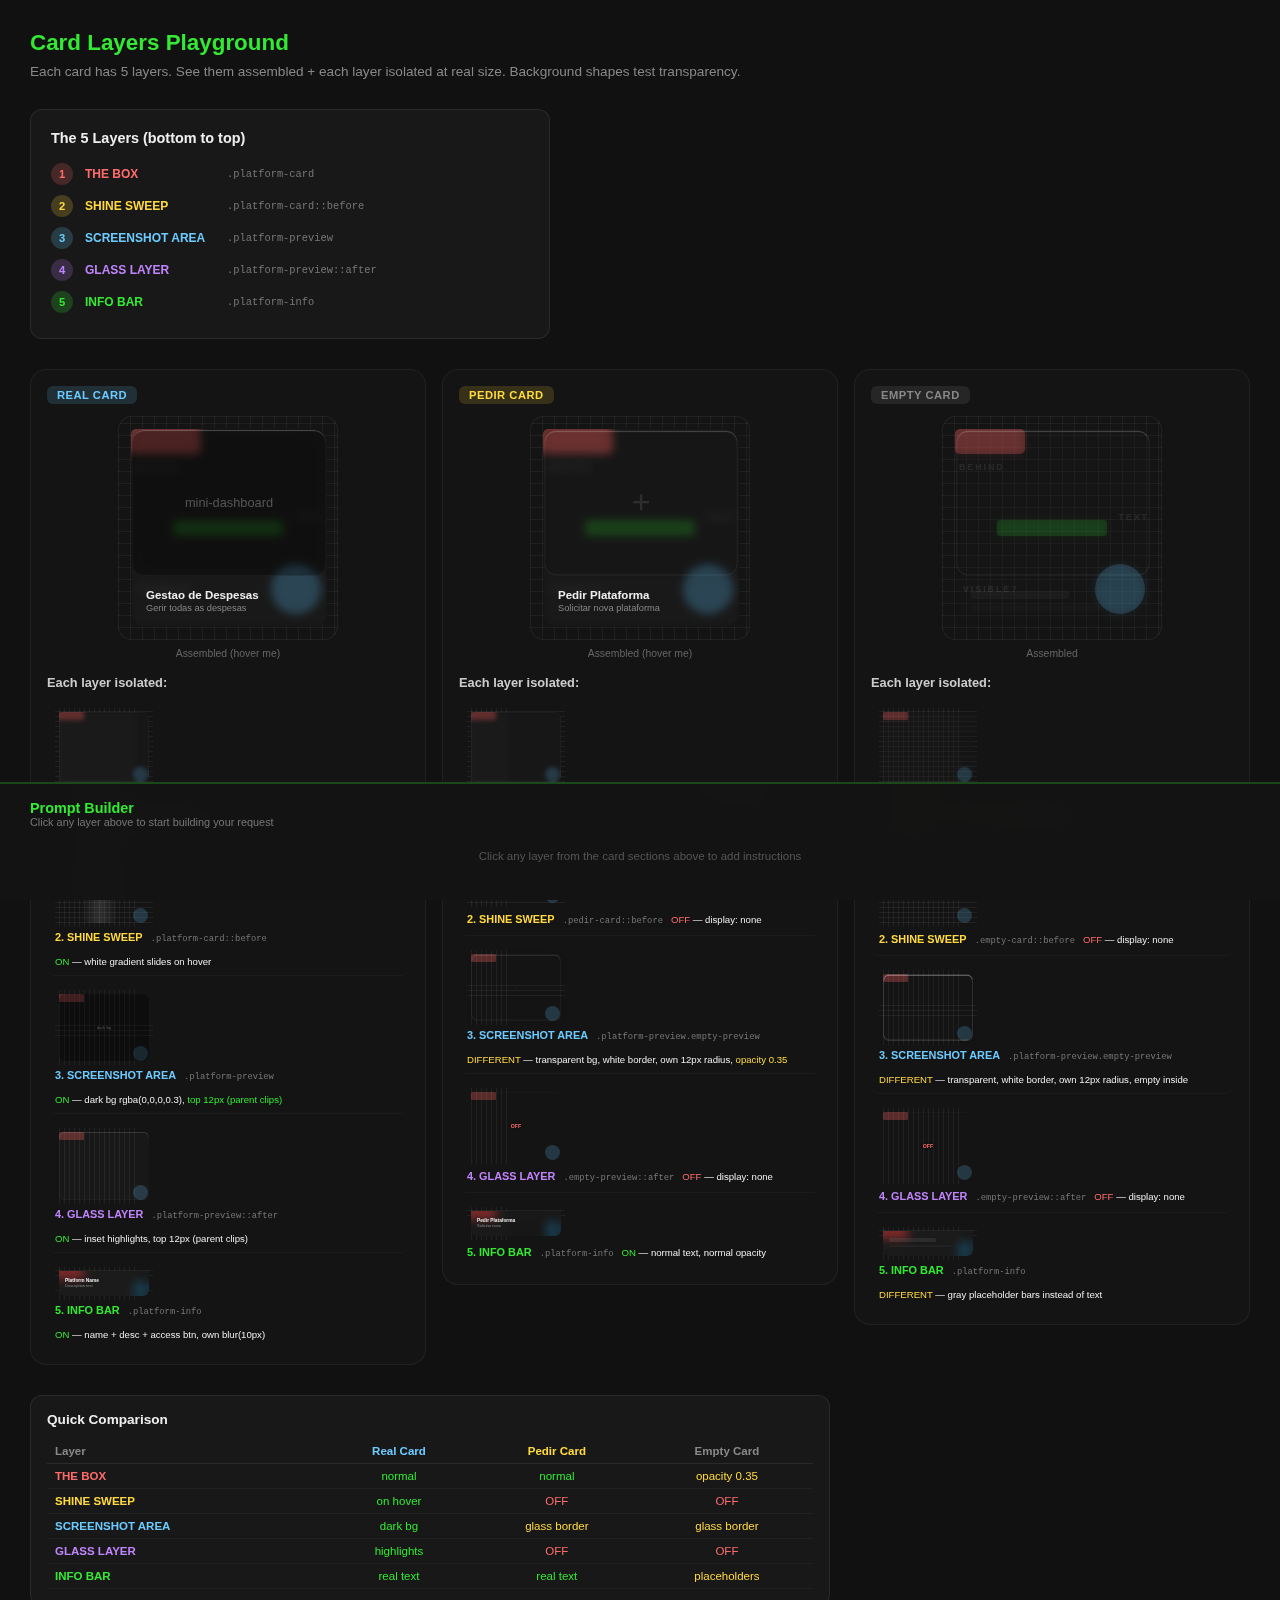
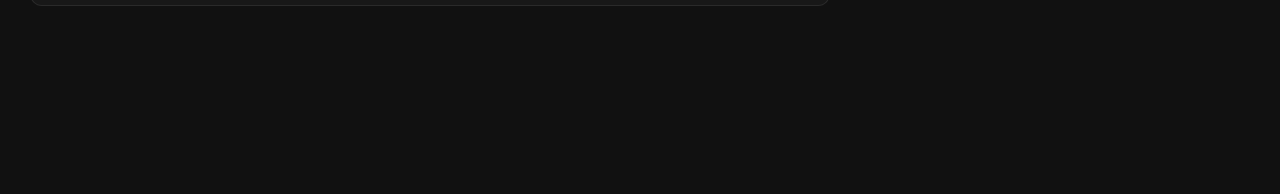
<file: card-playground.html>
<!doctype html>
<html lang="en">
  <head>
    <meta charset="UTF-8" />
    <title>Card Layers - Playground</title>
    <style>
      * {
        margin: 0;
        padding: 0;
        box-sizing: border-box;
      }
      body {
        background: #111;
        color: #eee;
        font-family: -apple-system, BlinkMacSystemFont, "Segoe UI", sans-serif;
        padding: 30px;
        min-height: 100vh;
      }
      h1 {
        font-size: 1.4rem;
        margin-bottom: 8px;
        color: #33e933;
      }
      .subtitle {
        color: #888;
        font-size: 0.85rem;
        margin-bottom: 30px;
      }
      h2 {
        font-size: 1rem;
        margin-bottom: 16px;
      }
      code {
        font-family: "SF Mono", "Fira Code", monospace;
        font-size: 0.63rem;
        color: #999;
        background: rgba(255, 255, 255, 0.05);
        padding: 1px 5px;
        border-radius: 3px;
      }

      /* ========== LAYER REF ========== */
      .stack-diagram {
        background: rgba(255, 255, 255, 0.03);
        border: 1px solid rgba(255, 255, 255, 0.08);
        border-radius: 12px;
        padding: 20px;
        max-width: 520px;
        margin-bottom: 30px;
      }
      .stack-diagram h3 {
        font-size: 0.9rem;
        margin-bottom: 12px;
      }
      .stack-row {
        display: flex;
        align-items: center;
        gap: 12px;
        padding: 5px 0;
        font-size: 0.75rem;
      }
      .stack-num {
        width: 22px;
        height: 22px;
        border-radius: 50%;
        display: flex;
        align-items: center;
        justify-content: center;
        font-weight: 700;
        font-size: 0.7rem;
        flex-shrink: 0;
      }
      .stack-name {
        font-weight: 600;
        min-width: 130px;
      }
      .stack-css {
        font-family: monospace;
        font-size: 0.65rem;
        color: #777;
      }
      .n1 {
        background: rgba(255, 107, 107, 0.2);
        color: #ff6b6b;
      }
      .n2 {
        background: rgba(255, 217, 61, 0.2);
        color: #ffd93d;
      }
      .n3 {
        background: rgba(107, 203, 255, 0.2);
        color: #6bcbff;
      }
      .n4 {
        background: rgba(192, 132, 252, 0.2);
        color: #c084fc;
      }
      .n5 {
        background: rgba(51, 233, 51, 0.2);
        color: #33e933;
      }

      /* ========== HORIZONTAL LAYOUT ========== */
      .card-types-row {
        display: flex;
        gap: 16px;
        align-items: flex-start;
        margin-bottom: 30px;
      }

      /* ========== CARD TYPE SECTIONS ========== */
      .card-type-section {
        background: rgba(255, 255, 255, 0.015);
        border: 1px solid rgba(255, 255, 255, 0.06);
        border-radius: 16px;
        padding: 16px;
        flex: 1;
        min-width: 0;
      }
      .card-type-header {
        display: flex;
        align-items: center;
        gap: 8px;
        margin-bottom: 12px;
        flex-wrap: wrap;
      }
      .badge {
        font-size: 0.7rem;
        font-weight: 700;
        padding: 3px 10px;
        border-radius: 6px;
        text-transform: uppercase;
        letter-spacing: 0.5px;
      }
      .badge-real {
        background: rgba(107, 203, 255, 0.15);
        color: #6bcbff;
      }
      .badge-pedir {
        background: rgba(255, 217, 61, 0.15);
        color: #ffd93d;
      }
      .badge-empty {
        background: rgba(255, 255, 255, 0.08);
        color: #888;
      }

      .card-body {
        display: flex;
        flex-direction: column;
        gap: 16px;
        align-items: center;
      }

      /* ========== BACKDROP with lines/shapes ========== */
      .card-backdrop {
        width: 220px;
        padding: 12px;
        border-radius: 14px;
        position: relative;
        overflow: hidden;
        flex-shrink: 0;
        background:
          repeating-linear-gradient(
            0deg,
            transparent,
            transparent 11px,
            rgba(255, 255, 255, 0.05) 11px,
            rgba(255, 255, 255, 0.05) 12px
          ),
          repeating-linear-gradient(
            90deg,
            transparent,
            transparent 11px,
            rgba(255, 255, 255, 0.05) 11px,
            rgba(255, 255, 255, 0.05) 12px
          );
        border: 1px solid rgba(255, 255, 255, 0.06);
      }
      .card-backdrop::before {
        content: "";
        position: absolute;
        top: 12px;
        left: 12px;
        width: 70px;
        height: 25px;
        background: rgba(255, 100, 100, 0.35);
        border-radius: 5px;
        z-index: 0;
      }
      .card-backdrop::after {
        content: "";
        position: absolute;
        bottom: 25px;
        right: 16px;
        width: 50px;
        height: 50px;
        background: rgba(100, 200, 255, 0.25);
        border-radius: 50%;
        z-index: 0;
      }
      .bg-bar {
        position: absolute;
        top: 50%;
        left: 50%;
        transform: translate(-50%, -50%);
        width: 110px;
        height: 16px;
        background: rgba(51, 233, 51, 0.2);
        border-radius: 3px;
        z-index: 0;
      }
      .bg-txt {
        position: absolute;
        font-size: 0.55rem;
        color: rgba(255, 255, 255, 0.12);
        font-weight: 700;
        z-index: 0;
        letter-spacing: 2px;
      }
      .bg-t1 {
        top: 45px;
        left: 16px;
      }
      .bg-t2 {
        top: 95px;
        right: 12px;
      }
      .bg-t3 {
        bottom: 45px;
        left: 20px;
      }
      .card-backdrop-label {
        text-align: center;
        font-size: 0.65rem;
        color: #666;
        margin-top: 10px;
        position: relative;
        z-index: 1;
      }

      /* ========== EXPLODED LAYERS ========== */
      .exploded-layers {
        display: flex;
        flex-direction: column;
        gap: 6px;
        width: 100%;
      }
      .exploded-layers h4 {
        font-size: 0.8rem;
        color: #ccc;
        margin-bottom: 4px;
      }

      .elayer {
        display: flex;
        flex-direction: column;
        gap: 4px;
        padding: 8px;
        border-bottom: 1px solid rgba(255, 255, 255, 0.03);
      }
      .elayer:last-child {
        border-bottom: none;
      }

      /* Each isolated layer visual — 0.5x scale, 100% accurate CSS */
      .layer-visual {
        width: 196px;
        flex-shrink: 0;
        position: relative;
        border-radius: 8px;
        overflow: hidden;
        zoom: 0.5;
      }
      .layer-visual-inner {
        width: 100%;
        border: none;
        border-radius: 8px;
        overflow: hidden;
        position: relative;
        padding: 8px;
        background:
          repeating-linear-gradient(
            0deg,
            transparent,
            transparent 9px,
            rgba(255, 255, 255, 0.06) 9px,
            rgba(255, 255, 255, 0.06) 10px
          ),
          repeating-linear-gradient(
            90deg,
            transparent,
            transparent 9px,
            rgba(255, 255, 255, 0.06) 9px,
            rgba(255, 255, 255, 0.06) 10px
          );
      }
      .layer-visual-inner::before {
        content: "";
        position: absolute;
        top: 8px;
        left: 8px;
        width: 50px;
        height: 16px;
        background: rgba(255, 100, 100, 0.3);
        border-radius: 3px;
        z-index: 0;
      }
      .layer-visual-inner::after {
        content: "";
        position: absolute;
        bottom: 8px;
        right: 10px;
        width: 30px;
        height: 30px;
        background: rgba(100, 200, 255, 0.2);
        border-radius: 50%;
        z-index: 0;
      }

      .elayer-info {
        display: flex;
        gap: 8px;
        align-items: baseline;
        flex-wrap: wrap;
      }
      .elayer-name {
        font-weight: 700;
        font-size: 0.68rem;
        margin-bottom: 2px;
      }
      .elayer-css {
        font-family: monospace;
        font-size: 0.55rem;
        color: #777;
      }
      .elayer-status {
        font-size: 0.6rem;
        margin-top: 3px;
      }
      .on {
        color: #33e933;
      }
      .off {
        color: #ff6b6b;
      }
      .diff {
        color: #ffd93d;
      }

      /* ========== ACTUAL CARD ELEMENTS ========== */
      /* Base card */
      .iso-card {
        width: 100%;
        border-radius: 12px;
        overflow: hidden;
        position: relative;
        z-index: 1;
      }

      /* Layer 1: THE BOX */
      .iso-box {
        width: 100%;
        height: 140px;
        position: relative;
        z-index: 1;
        background: transparent;
        backdrop-filter: blur(4px) saturate(108%);
        border: 1px solid rgba(255, 255, 255, 0.001);
        border-radius: 12px;
        box-shadow: 0 0 4px rgba(0, 0, 0, 0.015);
      }
      .iso-box-active {
        border-color: rgba(255, 255, 255, 0.03);
      }

      /* Layer 2: SHINE SWEEP */
      .iso-shine {
        width: 100%;
        height: 140px;
        position: relative;
        z-index: 1;
        overflow: hidden;
        border-radius: 12px;
        background: transparent;
      }
      .iso-shine-bar {
        position: absolute;
        top: 0;
        left: 25%;
        width: 40%;
        height: 100%;
        background: linear-gradient(
          90deg,
          transparent,
          rgba(255, 255, 255, 0.12),
          transparent
        );
      }

      /* Layer 3: SCREENSHOT AREA */
      .iso-screenshot {
        width: 100%;
        aspect-ratio: 4/3;
        background: rgba(0, 0, 0, 0.3);
        display: flex;
        align-items: center;
        justify-content: center;
        font-size: 0.55rem;
        color: #555;
        border-radius: 12px;
        position: relative;
        z-index: 1;
        overflow: hidden;
      }
      .iso-screenshot.glass-style {
        background: transparent;
        border: 1px solid rgba(255, 255, 255, 0.12);
        border-radius: 12px;
        box-shadow:
          inset 0 1px 1px rgba(255, 255, 255, 0.6),
          inset 0 -1px 1px rgba(255, 255, 255, 0.15),
          0 4px 16px rgba(0, 0, 0, 0.12);
      }

      /* Layer 4: GLASS LAYER */
      .iso-glass {
        width: 100%;
        aspect-ratio: 4/3;
        position: relative;
        z-index: 1;
        border-radius: 12px;
        box-shadow:
          inset 0 1px 1px rgba(255, 255, 255, 0.25),
          inset 0 -1px 1px rgba(255, 255, 255, 0.06),
          inset 0 0 24px rgba(255, 255, 255, 0.015);
        background: rgba(255, 255, 255, 0.02);
      }

      /* Layer 5: INFO BAR */
      .iso-info {
        width: 100%;
        padding: 10px 12px;
        background: rgba(255, 255, 255, 0.015);
        backdrop-filter: blur(10px) saturate(180%);
        position: relative;
        z-index: 1;
        border-radius: 0 0 12px 12px;
        min-height: 50px;
        display: flex;
        flex-direction: column;
        justify-content: center;
      }
      .iso-info::before {
        content: "";
        position: absolute;
        bottom: 100%;
        left: 0;
        width: 12px;
        height: 12px;
        background: radial-gradient(
          circle at 100% 0,
          transparent 12px,
          rgba(255, 255, 255, 0.015) 12px
        );
      }
      .iso-info::after {
        content: "";
        position: absolute;
        bottom: 100%;
        right: 0;
        width: 12px;
        height: 12px;
        background: radial-gradient(
          circle at 0 0,
          transparent 12px,
          rgba(255, 255, 255, 0.015) 12px
        );
      }
      .iso-info .n {
        font-size: 0.6rem;
        font-weight: 600;
        color: #eee;
      }
      .iso-info .d {
        font-size: 0.5rem;
        color: #888;
        margin-top: 1px;
      }
      .iso-info .placeholder {
        display: inline-block;
        border-radius: 3px;
      }

      /* Dimmed layer */
      .layer-off {
        opacity: 0.15;
        filter: grayscale(1);
      }
      .layer-off-label {
        position: absolute;
        top: 50%;
        left: 50%;
        transform: translate(-50%, -50%);
        font-size: 0.65rem;
        font-weight: 700;
        color: #ff6b6b;
        z-index: 5;
        text-shadow: 0 0 6px rgba(0, 0, 0, 0.8);
      }

      /* Full assembled card styles */
      .demo-card {
        width: 196px;
        background: transparent;
        backdrop-filter: blur(4px) saturate(108%);
        border: 1px solid rgba(255, 255, 255, 0.001);
        border-radius: 12px;
        overflow: hidden;
        position: relative;
        transition: all 0.3s;
        z-index: 1;
      }
      .demo-card::before {
        content: "";
        position: absolute;
        top: 0;
        left: -100%;
        width: 100%;
        height: 100%;
        background: linear-gradient(
          90deg,
          transparent,
          rgba(255, 255, 255, 0.08),
          transparent
        );
        transition: 0.5s;
        z-index: 1;
        pointer-events: none;
      }
      .demo-card:hover::before {
        left: 100%;
      }
      .demo-card:hover {
        transform: translateY(-4px);
        background: rgba(255, 255, 255, 0.025);
        box-shadow: 0 8px 28px rgba(0, 0, 0, 0.18);
      }
      .demo-preview {
        width: 100%;
        aspect-ratio: 4/3;
        background: rgba(0, 0, 0, 0.3);
        border-radius: 12px;
        display: flex;
        align-items: center;
        justify-content: center;
        position: relative;
        overflow: hidden;
      }
      .demo-preview::after {
        content: "";
        position: absolute;
        inset: 0;
        border-radius: 12px;
        box-shadow:
          inset 0 1px 1px rgba(255, 255, 255, 0.25),
          inset 0 -1px 1px rgba(255, 255, 255, 0.06),
          inset 0 0 24px rgba(255, 255, 255, 0.015);
        pointer-events: none;
        z-index: 2;
      }
      .demo-info {
        padding: 12px 14px;
        background: rgba(255, 255, 255, 0.015);
        backdrop-filter: blur(10px) saturate(180%);
        min-height: 50px;
        display: flex;
        flex-direction: column;
        justify-content: center;
        position: relative;
      }
      .demo-info::before {
        content: "";
        position: absolute;
        bottom: 100%;
        left: 0;
        width: 12px;
        height: 12px;
        background: radial-gradient(
          circle at 100% 0,
          transparent 12px,
          rgba(255, 255, 255, 0.015) 12px
        );
      }
      .demo-info::after {
        content: "";
        position: absolute;
        bottom: 100%;
        right: 0;
        width: 12px;
        height: 12px;
        background: radial-gradient(
          circle at 0 0,
          transparent 12px,
          rgba(255, 255, 255, 0.015) 12px
        );
      }
      .demo-info .name {
        font-size: 0.72rem;
        font-weight: 600;
        color: #eee;
      }
      .demo-info .desc {
        font-size: 0.58rem;
        color: #888;
        margin-top: 2px;
      }

      /* Pedir overrides */
      .demo-card.pedir .demo-preview {
        opacity: 0.35;
        background: transparent;
        border: 1px solid rgba(255, 255, 255, 0.12);
        border-radius: 12px;
        box-shadow:
          inset 0 1px 1px rgba(255, 255, 255, 0.6),
          inset 0 -1px 1px rgba(255, 255, 255, 0.15),
          0 4px 16px rgba(0, 0, 0, 0.12);
      }
      .demo-card.pedir:hover .demo-preview {
        opacity: 0.55;
      }
      .demo-card.pedir .demo-preview::after {
        display: none;
      }
      .demo-card.pedir::before {
        display: none;
      }
      .demo-card.pedir .pedir-plus {
        font-size: 2rem;
        font-weight: 200;
        color: rgba(255, 255, 255, 0.3);
      }

      /* Empty overrides */
      .demo-card.empty {
        pointer-events: none;
        opacity: 0.35;
      }
      .demo-card.empty::before {
        display: none;
      }
      .demo-card.empty .demo-preview {
        background: transparent;
        border: 1px solid rgba(255, 255, 255, 0.12);
        border-radius: 12px;
        box-shadow:
          inset 0 1px 1px rgba(255, 255, 255, 0.6),
          inset 0 -1px 1px rgba(255, 255, 255, 0.15),
          0 4px 16px rgba(0, 0, 0, 0.12);
      }
      .demo-card.empty .demo-preview::after {
        display: none;
      }

      /* Comparison table */
      .compare {
        background: rgba(255, 255, 255, 0.03);
        border: 1px solid rgba(255, 255, 255, 0.08);
        border-radius: 12px;
        padding: 16px;
        margin-top: 20px;
        max-width: 800px;
      }
      .compare h3 {
        font-size: 0.85rem;
        margin-bottom: 12px;
      }
      .compare table {
        width: 100%;
        font-size: 0.72rem;
        border-collapse: collapse;
      }
      .compare th {
        text-align: left;
        padding: 6px 8px;
        color: #888;
        border-bottom: 1px solid rgba(255, 255, 255, 0.08);
      }
      .compare td {
        padding: 6px 8px;
        border-bottom: 1px solid rgba(255, 255, 255, 0.04);
      }
      .compare .center {
        text-align: center;
      }

      /* How to tell */
      .howto {
        max-width: 800px;
        background: rgba(51, 233, 51, 0.05);
        border: 1px solid rgba(51, 233, 51, 0.15);
        border-radius: 12px;
        padding: 20px;
        margin-top: 20px;
      }
      .howto h3 {
        font-size: 0.95rem;
        color: #33e933;
        margin-bottom: 10px;
      }
      .howto p {
        font-size: 0.78rem;
        color: #ccc;
        line-height: 1.6;
      }

      /* Clickable layers */
      .elayer {
        cursor: pointer;
        border-radius: 8px;
        padding: 8px;
        transition: background 0.15s;
      }
      .elayer:hover {
        background: rgba(255, 255, 255, 0.04);
      }
      .elayer.selected {
        background: rgba(51, 233, 51, 0.08);
        outline: 1px solid rgba(51, 233, 51, 0.25);
      }

      /* Prompt Builder */
      .prompt-builder {
        position: sticky;
        bottom: 0;
        left: 0;
        right: 0;
        background: rgba(20, 20, 20, 0.97);
        backdrop-filter: blur(20px);
        border-top: 2px solid rgba(51, 233, 51, 0.25);
        padding: 16px 30px;
        z-index: 100;
        margin: 40px -30px 0 -30px;
      }
      .pb-header {
        display: flex;
        align-items: center;
        justify-content: space-between;
        margin-bottom: 10px;
      }
      .pb-title {
        font-size: 0.9rem;
        font-weight: 700;
        color: #33e933;
      }
      .pb-hint {
        font-size: 0.68rem;
        color: #777;
        max-width: 320px;
        text-align: right;
      }
      .pb-actions {
        display: flex;
        gap: 8px;
      }
      .pb-btn {
        font-size: 0.7rem;
        padding: 5px 14px;
        border-radius: 6px;
        border: none;
        cursor: pointer;
        font-weight: 600;
        transition: all 0.15s;
      }
      .pb-copy {
        background: rgba(51, 233, 51, 0.15);
        color: #33e933;
      }
      .pb-copy:hover {
        background: rgba(51, 233, 51, 0.25);
      }
      .pb-clear {
        background: rgba(255, 107, 107, 0.12);
        color: #ff6b6b;
      }
      .pb-clear:hover {
        background: rgba(255, 107, 107, 0.22);
      }

      /* Sentences list */
      .pb-sentences {
        display: flex;
        flex-direction: column;
        gap: 6px;
        margin-bottom: 10px;
        min-height: 0;
      }
      .pb-sentence {
        display: flex;
        align-items: center;
        gap: 8px;
        background: rgba(255, 255, 255, 0.03);
        border: 1px solid rgba(255, 255, 255, 0.06);
        border-radius: 8px;
        padding: 6px 10px;
        font-size: 0.75rem;
        animation: slideIn 0.2s ease-out;
      }
      @keyframes slideIn {
        from {
          opacity: 0;
          transform: translateY(6px);
        }
        to {
          opacity: 1;
          transform: none;
        }
      }
      .pb-sentence .prefix {
        color: #6bcbff;
        font-weight: 600;
        white-space: nowrap;
      }
      .pb-sentence .change-text {
        color: #eee;
        flex: 1;
      }
      .pb-sentence .remove-btn {
        width: 18px;
        height: 18px;
        display: flex;
        align-items: center;
        justify-content: center;
        background: rgba(255, 107, 107, 0.12);
        color: #ff6b6b;
        border-radius: 50%;
        border: none;
        font-size: 0.7rem;
        cursor: pointer;
        flex-shrink: 0;
        transition: background 0.15s;
      }
      .pb-sentence .remove-btn:hover {
        background: rgba(255, 107, 107, 0.3);
      }
      .pb-empty {
        font-size: 0.72rem;
        color: #555;
        text-align: center;
        padding: 12px 0;
      }

      /* Input area */
      .pb-input-area {
        display: none;
        gap: 8px;
        align-items: center;
        background: rgba(255, 255, 255, 0.03);
        border: 1px solid rgba(51, 233, 51, 0.2);
        border-radius: 8px;
        padding: 8px 12px;
        margin-top: 8px;
      }
      .pb-input-area.active {
        display: flex;
      }
      .pb-input-prefix {
        color: #6bcbff;
        font-weight: 600;
        font-size: 0.75rem;
        white-space: nowrap;
      }
      .pb-input {
        flex: 1;
        background: transparent;
        border: none;
        color: #eee;
        font-size: 0.78rem;
        font-family: inherit;
        outline: none;
      }
      .pb-input::placeholder {
        color: #555;
      }
      .pb-input-add {
        background: rgba(51, 233, 51, 0.15);
        color: #33e933;
        border: none;
        border-radius: 6px;
        padding: 5px 12px;
        font-size: 0.7rem;
        font-weight: 600;
        cursor: pointer;
        white-space: nowrap;
      }
      .pb-input-add:hover {
        background: rgba(51, 233, 51, 0.25);
      }
      .pb-input-cancel {
        background: transparent;
        color: #888;
        border: none;
        font-size: 0.7rem;
        cursor: pointer;
        white-space: nowrap;
      }
      .pb-input-cancel:hover {
        color: #ccc;
      }

      /* Toast */
      .pb-toast {
        position: fixed;
        top: 20px;
        right: 20px;
        background: rgba(51, 233, 51, 0.15);
        border: 1px solid rgba(51, 233, 51, 0.3);
        color: #33e933;
        padding: 10px 18px;
        border-radius: 8px;
        font-size: 0.78rem;
        font-weight: 600;
        z-index: 999;
        opacity: 0;
        transform: translateY(-10px);
        transition: all 0.3s;
        pointer-events: none;
      }
      .pb-toast.show {
        opacity: 1;
        transform: translateY(0);
      }
    </style>
  </head>
  <body>
    <h1>Card Layers Playground</h1>
    <p class="subtitle">
      Each card has 5 layers. See them assembled + each layer isolated at real
      size. Background shapes test transparency.
    </p>

    <div class="stack-diagram">
      <h3>The 5 Layers (bottom to top)</h3>
      <div class="stack-row">
        <div class="stack-num n1">1</div>
        <div class="stack-name" style="color: #ff6b6b">THE BOX</div>
        <div class="stack-css">.platform-card</div>
      </div>
      <div class="stack-row">
        <div class="stack-num n2">2</div>
        <div class="stack-name" style="color: #ffd93d">SHINE SWEEP</div>
        <div class="stack-css">.platform-card::before</div>
      </div>
      <div class="stack-row">
        <div class="stack-num n3">3</div>
        <div class="stack-name" style="color: #6bcbff">SCREENSHOT AREA</div>
        <div class="stack-css">.platform-preview</div>
      </div>
      <div class="stack-row">
        <div class="stack-num n4">4</div>
        <div class="stack-name" style="color: #c084fc">GLASS LAYER</div>
        <div class="stack-css">.platform-preview::after</div>
      </div>
      <div class="stack-row">
        <div class="stack-num n5">5</div>
        <div class="stack-name" style="color: #33e933">INFO BAR</div>
        <div class="stack-css">.platform-info</div>
      </div>
    </div>

    <div class="card-types-row">
      <!-- ==================== TYPE 1: REAL CARD ==================== -->
      <div class="card-type-section">
        <div class="card-type-header">
          <span class="badge badge-real">Real Card</span>
        </div>
        <div class="card-body">
          <!-- Assembled card -->
          <div>
            <div class="card-backdrop">
              <div class="bg-bar"></div>
              <span class="bg-txt bg-t1">BEHIND</span>
              <span class="bg-txt bg-t2">TEXT</span>
              <span class="bg-txt bg-t3">VISIBLE?</span>
              <div class="demo-card">
                <div class="demo-preview">
                  <span style="font-size: 0.8rem; color: #555"
                    >mini-dashboard</span
                  >
                </div>
                <div class="demo-info">
                  <div class="name">Gestao de Despesas</div>
                  <div class="desc">Gerir todas as despesas</div>
                </div>
              </div>
            </div>
            <div
              style="
                text-align: center;
                font-size: 0.65rem;
                color: #666;
                margin-top: 8px;
              "
            >
              Assembled (hover me)
            </div>
          </div>

          <!-- Exploded layers -->
          <div class="exploded-layers">
            <h4>Each layer isolated:</h4>

            <div class="elayer">
              <div class="layer-visual">
                <div class="layer-visual-inner" style="border-color: #ff6b6b">
                  <div class="iso-box iso-box-active"></div>
                </div>
              </div>
              <div class="elayer-info">
                <div class="elayer-name" style="color: #ff6b6b">1. THE BOX</div>
                <div class="elayer-css">.platform-card</div>
                <div class="elayer-status">
                  <span class="on">ON</span> &mdash; transparent + blur, 12px
                  radius, overflow hidden
                </div>
              </div>
            </div>

            <div class="elayer">
              <div class="layer-visual">
                <div class="layer-visual-inner" style="border-color: #ffd93d">
                  <div class="iso-shine"><div class="iso-shine-bar"></div></div>
                </div>
              </div>
              <div class="elayer-info">
                <div class="elayer-name" style="color: #ffd93d">
                  2. SHINE SWEEP
                </div>
                <div class="elayer-css">.platform-card::before</div>
                <div class="elayer-status">
                  <span class="on">ON</span> &mdash; white gradient slides on
                  hover
                </div>
              </div>
            </div>

            <div class="elayer">
              <div class="layer-visual">
                <div class="layer-visual-inner" style="border-color: #6bcbff">
                  <div class="iso-screenshot">dark bg</div>
                </div>
              </div>
              <div class="elayer-info">
                <div class="elayer-name" style="color: #6bcbff">
                  3. SCREENSHOT AREA
                </div>
                <div class="elayer-css">.platform-preview</div>
                <div class="elayer-status">
                  <span class="on">ON</span> &mdash; dark bg rgba(0,0,0,0.3),
                  <span class="on">top 12px (parent clips)</span>
                </div>
              </div>
            </div>

            <div class="elayer">
              <div class="layer-visual">
                <div class="layer-visual-inner" style="border-color: #c084fc">
                  <div class="iso-glass"></div>
                </div>
              </div>
              <div class="elayer-info">
                <div class="elayer-name" style="color: #c084fc">
                  4. GLASS LAYER
                </div>
                <div class="elayer-css">.platform-preview::after</div>
                <div class="elayer-status">
                  <span class="on">ON</span> &mdash; inset highlights, top 12px
                  (parent clips)
                </div>
              </div>
            </div>

            <div class="elayer">
              <div class="layer-visual">
                <div class="layer-visual-inner" style="border-color: #33e933">
                  <div class="iso-info">
                    <div class="n">Platform Name</div>
                    <div class="d">Description text</div>
                  </div>
                </div>
              </div>
              <div class="elayer-info">
                <div class="elayer-name" style="color: #33e933">
                  5. INFO BAR
                </div>
                <div class="elayer-css">.platform-info</div>
                <div class="elayer-status">
                  <span class="on">ON</span> &mdash; name + desc + access btn,
                  own blur(10px)
                </div>
              </div>
            </div>
          </div>
        </div>
      </div>

      <!-- ==================== TYPE 2: PEDIR CARD ==================== -->
      <div class="card-type-section">
        <div class="card-type-header">
          <span class="badge badge-pedir">Pedir Card</span>
        </div>
        <div class="card-body">
          <div>
            <div class="card-backdrop">
              <div class="bg-bar"></div>
              <span class="bg-txt bg-t1">BEHIND</span>
              <span class="bg-txt bg-t2">TEXT</span>
              <span class="bg-txt bg-t3">VISIBLE?</span>
              <div class="demo-card pedir">
                <div class="demo-preview">
                  <span class="pedir-plus">+</span>
                </div>
                <div class="demo-info">
                  <div class="name">Pedir Plataforma</div>
                  <div class="desc">Solicitar nova plataforma</div>
                </div>
              </div>
            </div>
            <div
              style="
                text-align: center;
                font-size: 0.65rem;
                color: #666;
                margin-top: 8px;
              "
            >
              Assembled (hover me)
            </div>
          </div>

          <div class="exploded-layers">
            <h4>Each layer isolated:</h4>

            <div class="elayer">
              <div class="layer-visual">
                <div class="layer-visual-inner" style="border-color: #ff6b6b">
                  <div class="iso-box iso-box-active"></div>
                </div>
              </div>
              <div class="elayer-info">
                <div class="elayer-name" style="color: #ff6b6b">1. THE BOX</div>
                <div class="elayer-css">.platform-card.pedir-card</div>
                <div class="elayer-status">
                  <span class="on">ON</span> &mdash; same as real card
                </div>
              </div>
            </div>

            <div class="elayer">
              <div class="layer-visual" style="position: relative">
                <div class="layer-visual-inner" style="border-color: #ffd93d">
                  <div class="iso-shine layer-off"></div>
                </div>
                <span class="layer-off-label">OFF</span>
              </div>
              <div class="elayer-info">
                <div class="elayer-name" style="color: #ffd93d">
                  2. SHINE SWEEP
                </div>
                <div class="elayer-css">.pedir-card::before</div>
                <div class="elayer-status">
                  <span class="off">OFF</span> &mdash; display: none
                </div>
              </div>
            </div>

            <div class="elayer">
              <div class="layer-visual">
                <div class="layer-visual-inner" style="border-color: #6bcbff">
                  <div class="iso-screenshot glass-style" style="opacity: 0.35">
                    +
                  </div>
                </div>
              </div>
              <div class="elayer-info">
                <div class="elayer-name" style="color: #6bcbff">
                  3. SCREENSHOT AREA
                </div>
                <div class="elayer-css">.platform-preview.empty-preview</div>
                <div class="elayer-status">
                  <span class="diff">DIFFERENT</span> &mdash; transparent bg,
                  white border, own 12px radius,
                  <span class="diff">opacity 0.35</span>
                </div>
              </div>
            </div>

            <div class="elayer">
              <div class="layer-visual" style="position: relative">
                <div class="layer-visual-inner" style="border-color: #c084fc">
                  <div class="iso-glass layer-off"></div>
                </div>
                <span class="layer-off-label">OFF</span>
              </div>
              <div class="elayer-info">
                <div class="elayer-name" style="color: #c084fc">
                  4. GLASS LAYER
                </div>
                <div class="elayer-css">.empty-preview::after</div>
                <div class="elayer-status">
                  <span class="off">OFF</span> &mdash; display: none
                </div>
              </div>
            </div>

            <div class="elayer">
              <div class="layer-visual">
                <div class="layer-visual-inner" style="border-color: #33e933">
                  <div class="iso-info">
                    <div class="n">Pedir Plataforma</div>
                    <div class="d">Solicitar nova</div>
                  </div>
                </div>
              </div>
              <div class="elayer-info">
                <div class="elayer-name" style="color: #33e933">
                  5. INFO BAR
                </div>
                <div class="elayer-css">.platform-info</div>
                <div class="elayer-status">
                  <span class="on">ON</span> &mdash; normal text, normal opacity
                </div>
              </div>
            </div>
          </div>
        </div>
      </div>

      <!-- ==================== TYPE 3: EMPTY CARD ==================== -->
      <div class="card-type-section">
        <div class="card-type-header">
          <span class="badge badge-empty">Empty Card</span>
        </div>
        <div class="card-body">
          <div>
            <div class="card-backdrop">
              <div class="bg-bar"></div>
              <span class="bg-txt bg-t1">BEHIND</span>
              <span class="bg-txt bg-t2">TEXT</span>
              <span class="bg-txt bg-t3">VISIBLE?</span>
              <div class="demo-card empty">
                <div class="demo-preview"></div>
                <div class="demo-info">
                  <div class="name">
                    <span
                      style="
                        display: inline-block;
                        width: 60%;
                        height: 8px;
                        background: rgba(255, 255, 255, 0.08);
                        border-radius: 4px;
                      "
                    ></span>
                  </div>
                  <div class="desc">
                    <span
                      style="
                        display: inline-block;
                        width: 80%;
                        height: 6px;
                        background: rgba(255, 255, 255, 0.04);
                        border-radius: 3px;
                      "
                    ></span>
                  </div>
                </div>
              </div>
            </div>
            <div
              style="
                text-align: center;
                font-size: 0.65rem;
                color: #666;
                margin-top: 8px;
              "
            >
              Assembled
            </div>
          </div>

          <div class="exploded-layers">
            <h4>Each layer isolated:</h4>

            <div class="elayer">
              <div class="layer-visual">
                <div class="layer-visual-inner" style="border-color: #ff6b6b">
                  <div
                    class="iso-box iso-box-active"
                    style="opacity: 0.35"
                  ></div>
                </div>
              </div>
              <div class="elayer-info">
                <div class="elayer-name" style="color: #ff6b6b">1. THE BOX</div>
                <div class="elayer-css">.platform-card.empty-card</div>
                <div class="elayer-status">
                  <span class="diff">DIFFERENT</span> &mdash;
                  <span class="diff">opacity 0.35</span>, pointer-events none
                </div>
              </div>
            </div>

            <div class="elayer">
              <div class="layer-visual" style="position: relative">
                <div class="layer-visual-inner" style="border-color: #ffd93d">
                  <div class="iso-shine layer-off"></div>
                </div>
                <span class="layer-off-label">OFF</span>
              </div>
              <div class="elayer-info">
                <div class="elayer-name" style="color: #ffd93d">
                  2. SHINE SWEEP
                </div>
                <div class="elayer-css">.empty-card::before</div>
                <div class="elayer-status">
                  <span class="off">OFF</span> &mdash; display: none
                </div>
              </div>
            </div>

            <div class="elayer">
              <div class="layer-visual">
                <div class="layer-visual-inner" style="border-color: #6bcbff">
                  <div class="iso-screenshot glass-style"></div>
                </div>
              </div>
              <div class="elayer-info">
                <div class="elayer-name" style="color: #6bcbff">
                  3. SCREENSHOT AREA
                </div>
                <div class="elayer-css">.platform-preview.empty-preview</div>
                <div class="elayer-status">
                  <span class="diff">DIFFERENT</span> &mdash; transparent, white
                  border, own 12px radius, empty inside
                </div>
              </div>
            </div>

            <div class="elayer">
              <div class="layer-visual" style="position: relative">
                <div class="layer-visual-inner" style="border-color: #c084fc">
                  <div class="iso-glass layer-off"></div>
                </div>
                <span class="layer-off-label">OFF</span>
              </div>
              <div class="elayer-info">
                <div class="elayer-name" style="color: #c084fc">
                  4. GLASS LAYER
                </div>
                <div class="elayer-css">.empty-preview::after</div>
                <div class="elayer-status">
                  <span class="off">OFF</span> &mdash; display: none
                </div>
              </div>
            </div>

            <div class="elayer">
              <div class="layer-visual">
                <div class="layer-visual-inner" style="border-color: #33e933">
                  <div class="iso-info">
                    <div class="n">
                      <span
                        class="placeholder"
                        style="
                          width: 60%;
                          height: 7px;
                          background: rgba(255, 255, 255, 0.08);
                        "
                      ></span>
                    </div>
                    <div class="d">
                      <span
                        class="placeholder"
                        style="
                          width: 80%;
                          height: 5px;
                          background: rgba(255, 255, 255, 0.04);
                        "
                      ></span>
                    </div>
                  </div>
                </div>
              </div>
              <div class="elayer-info">
                <div class="elayer-name" style="color: #33e933">
                  5. INFO BAR
                </div>
                <div class="elayer-css">.platform-info</div>
                <div class="elayer-status">
                  <span class="diff">DIFFERENT</span> &mdash; gray placeholder
                  bars instead of text
                </div>
              </div>
            </div>
          </div>
        </div>
      </div>
    </div>
    <!-- end card-types-row -->

    <!-- COMPARISON TABLE -->
    <div class="compare">
      <h3>Quick Comparison</h3>
      <table>
        <tr>
          <th>Layer</th>
          <th class="center" style="color: #6bcbff">Real Card</th>
          <th class="center" style="color: #ffd93d">Pedir Card</th>
          <th class="center" style="color: #888">Empty Card</th>
        </tr>
        <tr>
          <td style="color: #ff6b6b; font-weight: 600">THE BOX</td>
          <td class="center on">normal</td>
          <td class="center on">normal</td>
          <td class="center diff">opacity 0.35</td>
        </tr>
        <tr>
          <td style="color: #ffd93d; font-weight: 600">SHINE SWEEP</td>
          <td class="center on">on hover</td>
          <td class="center off">OFF</td>
          <td class="center off">OFF</td>
        </tr>
        <tr>
          <td style="color: #6bcbff; font-weight: 600">SCREENSHOT AREA</td>
          <td class="center on">dark bg</td>
          <td class="center diff">glass border</td>
          <td class="center diff">glass border</td>
        </tr>
        <tr>
          <td style="color: #c084fc; font-weight: 600">GLASS LAYER</td>
          <td class="center on">highlights</td>
          <td class="center off">OFF</td>
          <td class="center off">OFF</td>
        </tr>
        <tr>
          <td style="color: #33e933; font-weight: 600">INFO BAR</td>
          <td class="center on">real text</td>
          <td class="center on">real text</td>
          <td class="center diff">placeholders</td>
        </tr>
      </table>
    </div>

    <!-- PROMPT BUILDER (sticky bottom) -->
    <div class="prompt-builder" id="promptBuilder">
      <div class="pb-header">
        <div>
          <div class="pb-title">Prompt Builder</div>
          <div class="pb-hint">
            Click any layer above to start building your request
          </div>
        </div>
        <div class="pb-actions">
          <button
            class="pb-btn pb-copy"
            onclick="copyPrompt()"
            id="copyBtn"
            style="display: none"
          >
            Copy Prompt
          </button>
          <button
            class="pb-btn pb-clear"
            onclick="clearPrompt()"
            id="clearBtn"
            style="display: none"
          >
            Clear All
          </button>
        </div>
      </div>
      <div class="pb-sentences" id="sentences">
        <div class="pb-empty" id="emptyMsg">
          Click any layer from the card sections above to add instructions
        </div>
      </div>
      <div class="pb-input-area" id="inputArea">
        <span class="pb-input-prefix" id="inputPrefix"></span>
        <input
          class="pb-input"
          id="inputField"
          placeholder="describe what to change..."
        />
        <button class="pb-input-add" onclick="addSentence()">+ Add</button>
        <button class="pb-input-cancel" onclick="cancelInput()">Cancel</button>
      </div>
    </div>

    <div class="pb-toast" id="toast">Copied to clipboard!</div>

    <script>
      const sentences = [];
      let currentPrefix = "";

      // Detect card type from section ancestor
      function getCardType(el) {
        const section = el.closest(".card-type-section");
        if (!section) return "ALL cards";
        const badge = section.querySelector(".badge");
        if (!badge) return "ALL cards";
        const text = badge.textContent.trim();
        if (text.includes("Real")) return "Real Card";
        if (text.includes("Pedir")) return "Pedir Card";
        if (text.includes("Empty")) return "Empty Card";
        return "ALL cards";
      }

      // Detect layer name from the elayer-name element
      function getLayerName(el) {
        const nameEl = el.querySelector(".elayer-name");
        if (!nameEl) return "UNKNOWN";
        const text = nameEl.textContent.trim();
        // Extract just the layer name (after "1. ", "2. ", etc.)
        const match = text.match(/\d+\.\s+(.*)/);
        return match ? match[1] : text;
      }

      // Click handler for all elayer elements
      document.addEventListener("click", function (e) {
        const elayer = e.target.closest(".elayer");
        if (!elayer) return;

        const cardType = getCardType(elayer);
        const layerName = getLayerName(elayer);
        currentPrefix = `On ${cardType}, change ${layerName}: `;

        // Highlight selected
        document
          .querySelectorAll(".elayer.selected")
          .forEach((el) => el.classList.remove("selected"));
        elayer.classList.add("selected");

        // Show input area
        const inputArea = document.getElementById("inputArea");
        const inputPrefix = document.getElementById("inputPrefix");
        const inputField = document.getElementById("inputField");

        inputPrefix.textContent = currentPrefix;
        inputArea.classList.add("active");
        inputField.value = "";
        inputField.focus();

        // Scroll prompt builder into view
        document
          .getElementById("promptBuilder")
          .scrollIntoView({ behavior: "smooth", block: "end" });
      });

      // Enter key to add sentence
      document
        .getElementById("inputField")
        .addEventListener("keydown", function (e) {
          if (e.key === "Enter" && this.value.trim()) {
            addSentence();
          } else if (e.key === "Escape") {
            cancelInput();
          }
        });

      function addSentence() {
        const inputField = document.getElementById("inputField");
        const text = inputField.value.trim();
        if (!text) return;

        sentences.push({ prefix: currentPrefix, text: text });
        renderSentences();
        cancelInput();
      }

      function cancelInput() {
        document.getElementById("inputArea").classList.remove("active");
        document
          .querySelectorAll(".elayer.selected")
          .forEach((el) => el.classList.remove("selected"));
        currentPrefix = "";
      }

      function removeSentence(index) {
        sentences.splice(index, 1);
        renderSentences();
      }

      function renderSentences() {
        const container = document.getElementById("sentences");
        const emptyMsg = document.getElementById("emptyMsg");
        const copyBtn = document.getElementById("copyBtn");
        const clearBtn = document.getElementById("clearBtn");

        if (sentences.length === 0) {
          container.innerHTML =
            '<div class="pb-empty" id="emptyMsg">Click any layer from the card sections above to add instructions</div>';
          copyBtn.style.display = "none";
          clearBtn.style.display = "none";
          return;
        }

        copyBtn.style.display = "";
        clearBtn.style.display = "";

        container.innerHTML = sentences
          .map(
            (s, i) => `
          <div class="pb-sentence">
            <span class="prefix">${s.prefix}</span>
            <span class="change-text">${s.text}</span>
            <button class="remove-btn" onclick="removeSentence(${i})" title="Remove">&times;</button>
          </div>
        `,
          )
          .join("");
      }

      function copyPrompt() {
        if (sentences.length === 0) return;
        const text = sentences.map((s) => s.prefix + s.text).join("\n");
        navigator.clipboard
          .writeText(text)
          .then(() => {
            showToast("Copied to clipboard!");
          })
          .catch(() => {
            // Fallback
            const ta = document.createElement("textarea");
            ta.value = text;
            document.body.appendChild(ta);
            ta.select();
            document.execCommand("copy");
            document.body.removeChild(ta);
            showToast("Copied to clipboard!");
          });
      }

      function clearPrompt() {
        sentences.length = 0;
        renderSentences();
      }

      function showToast(msg) {
        const toast = document.getElementById("toast");
        toast.textContent = msg;
        toast.classList.add("show");
        setTimeout(() => toast.classList.remove("show"), 2000);
      }
    </script>
  </body>
</html>
</file>
